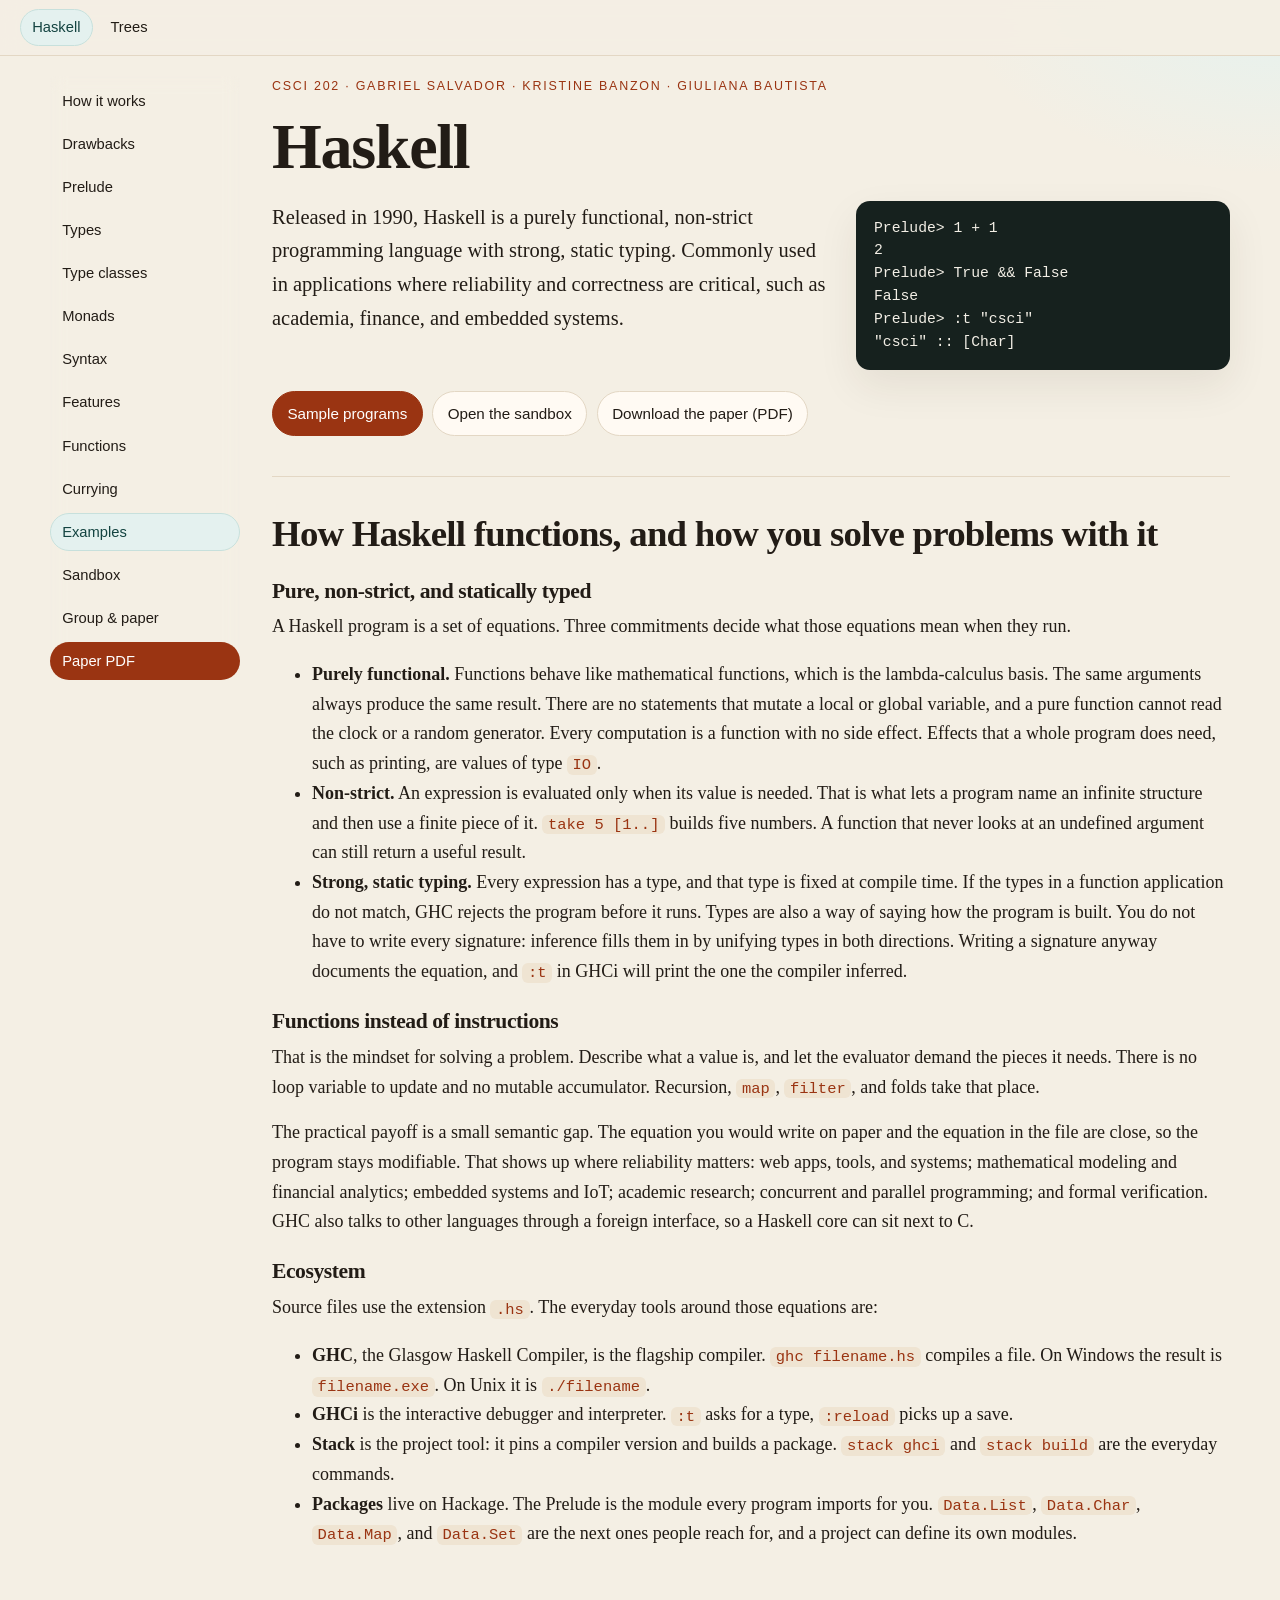
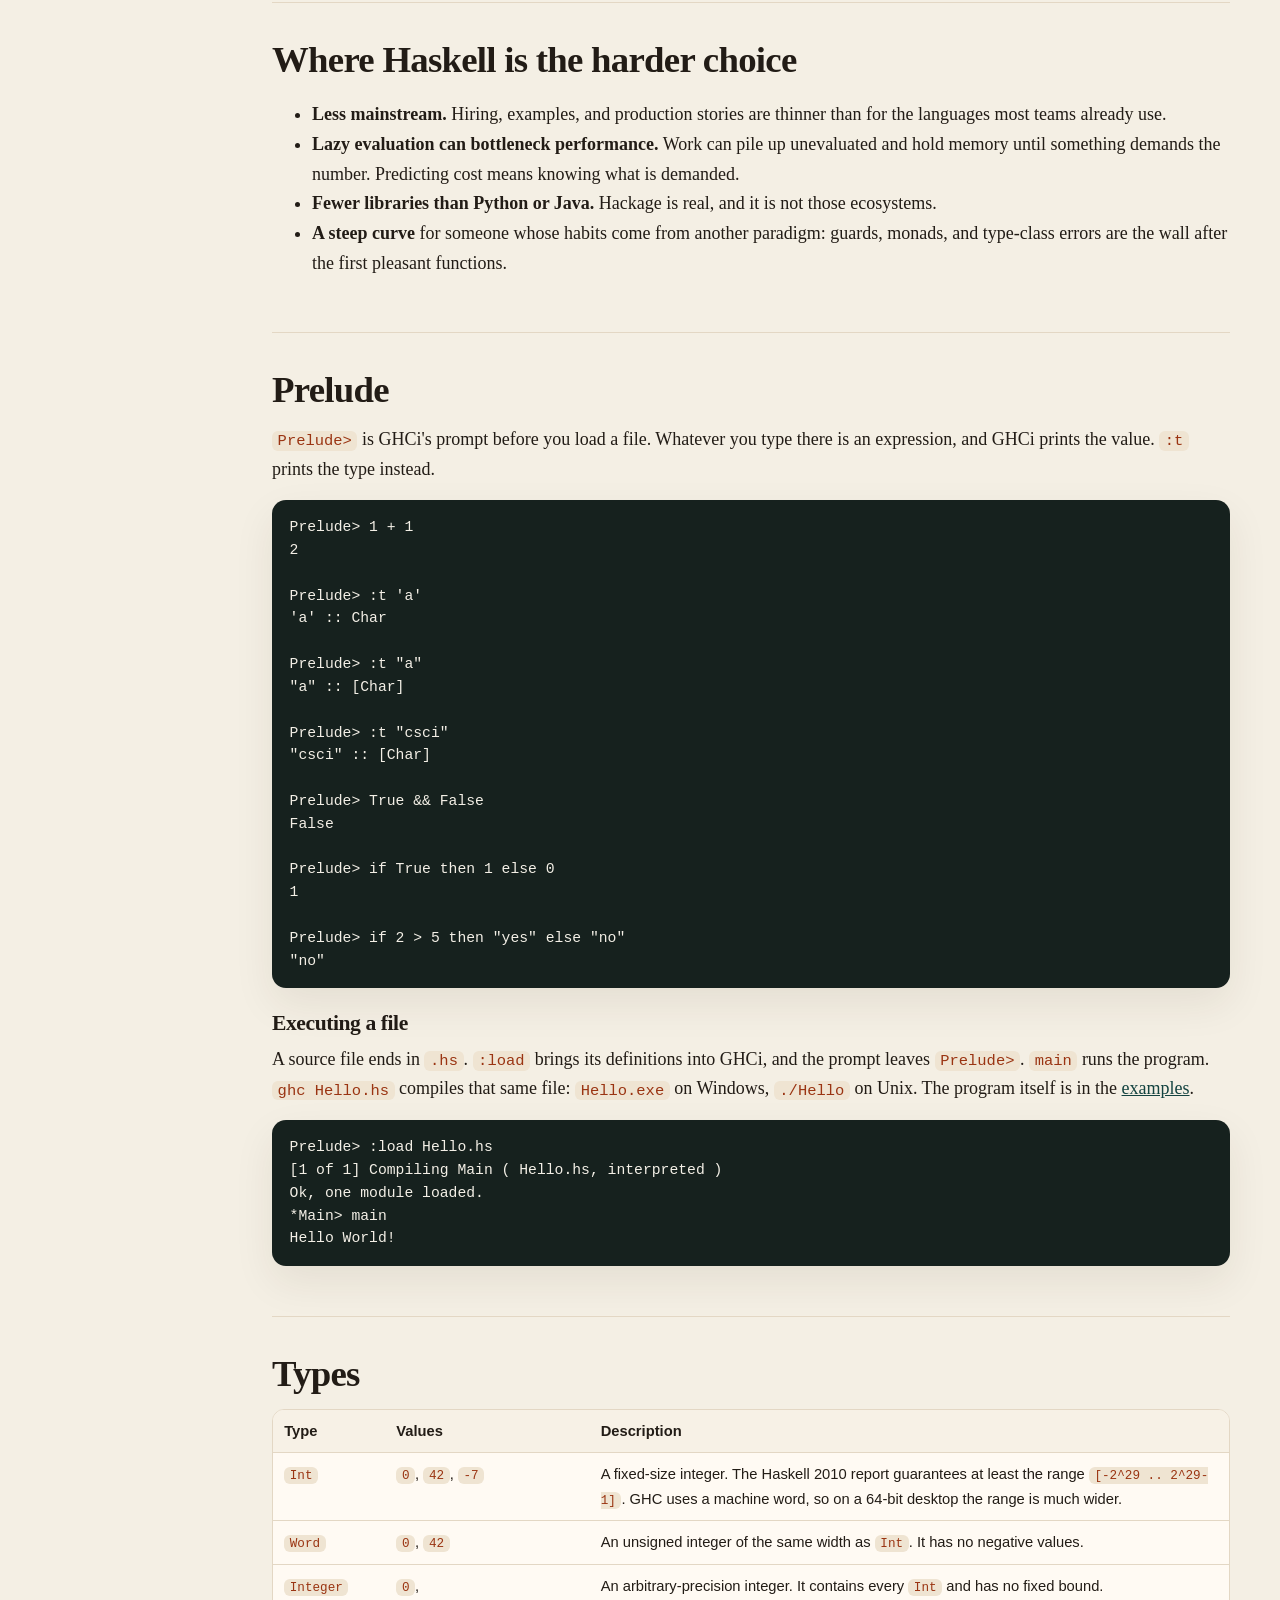
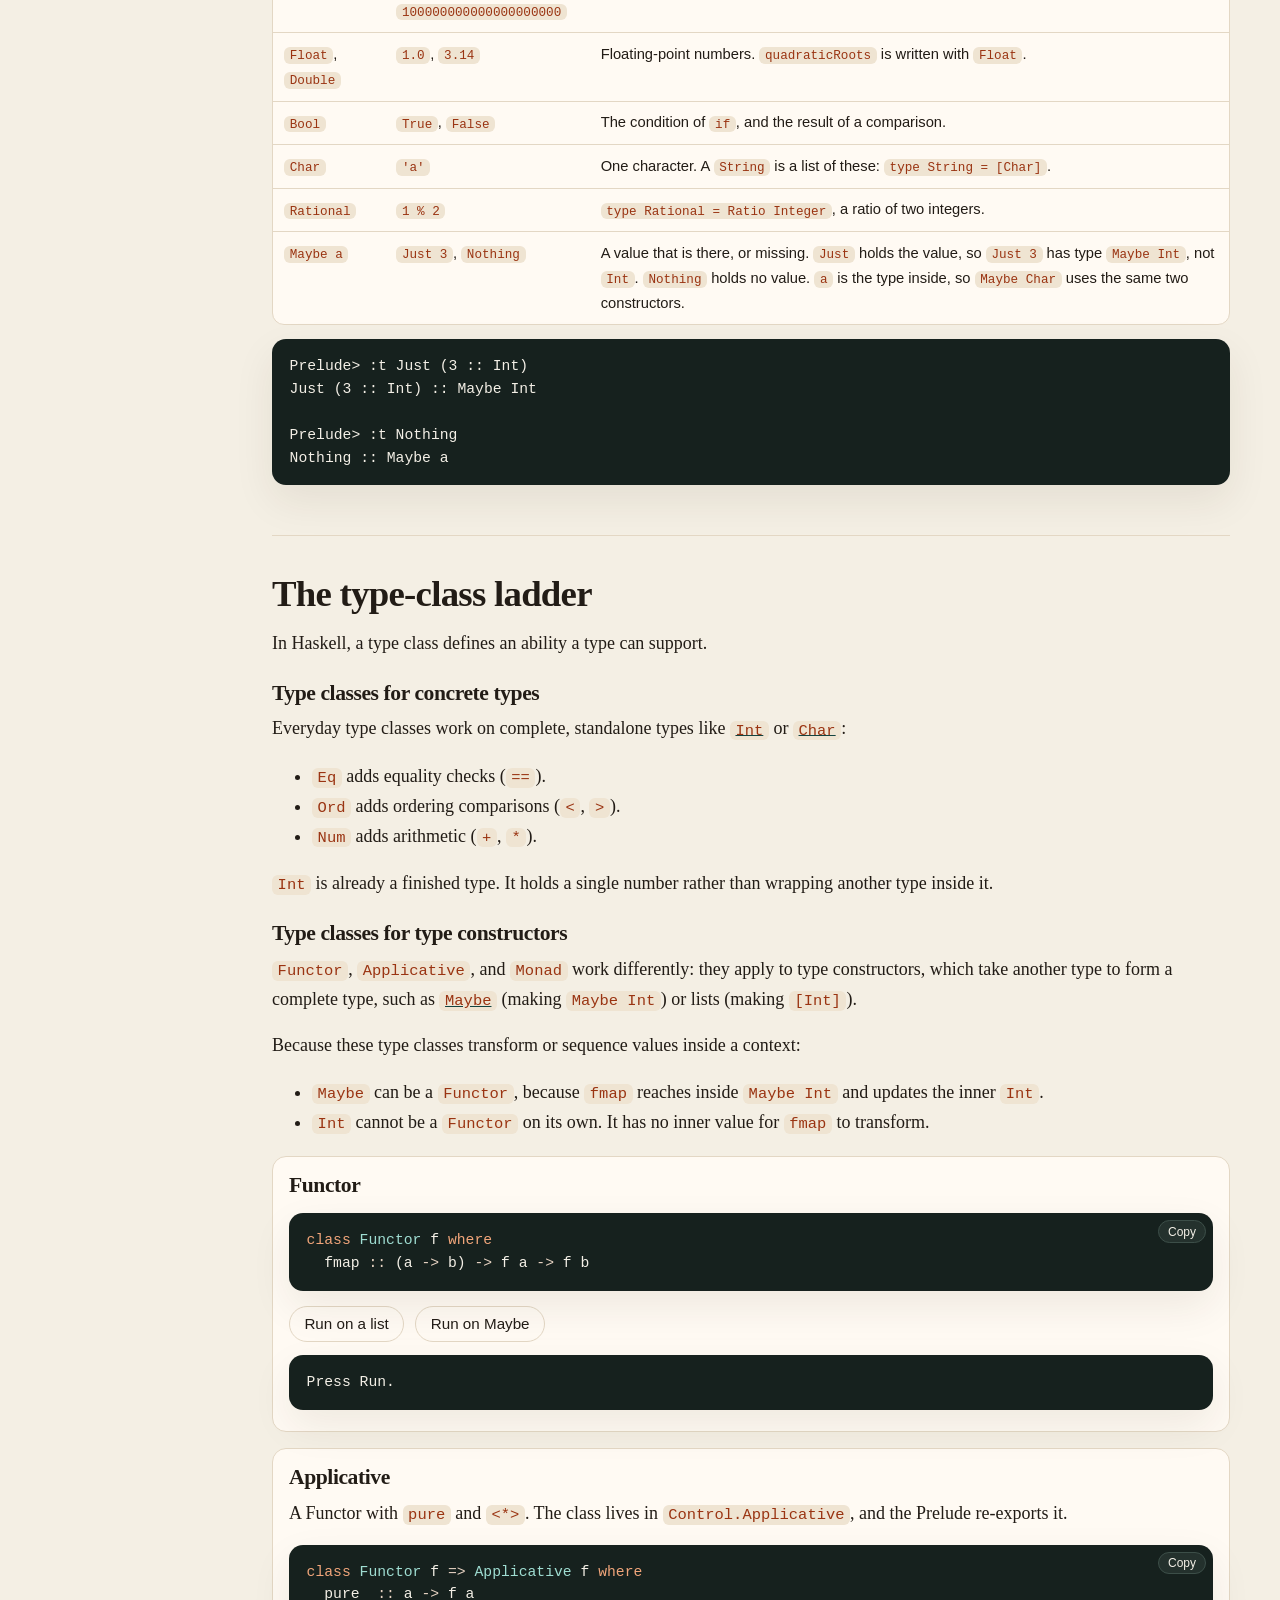
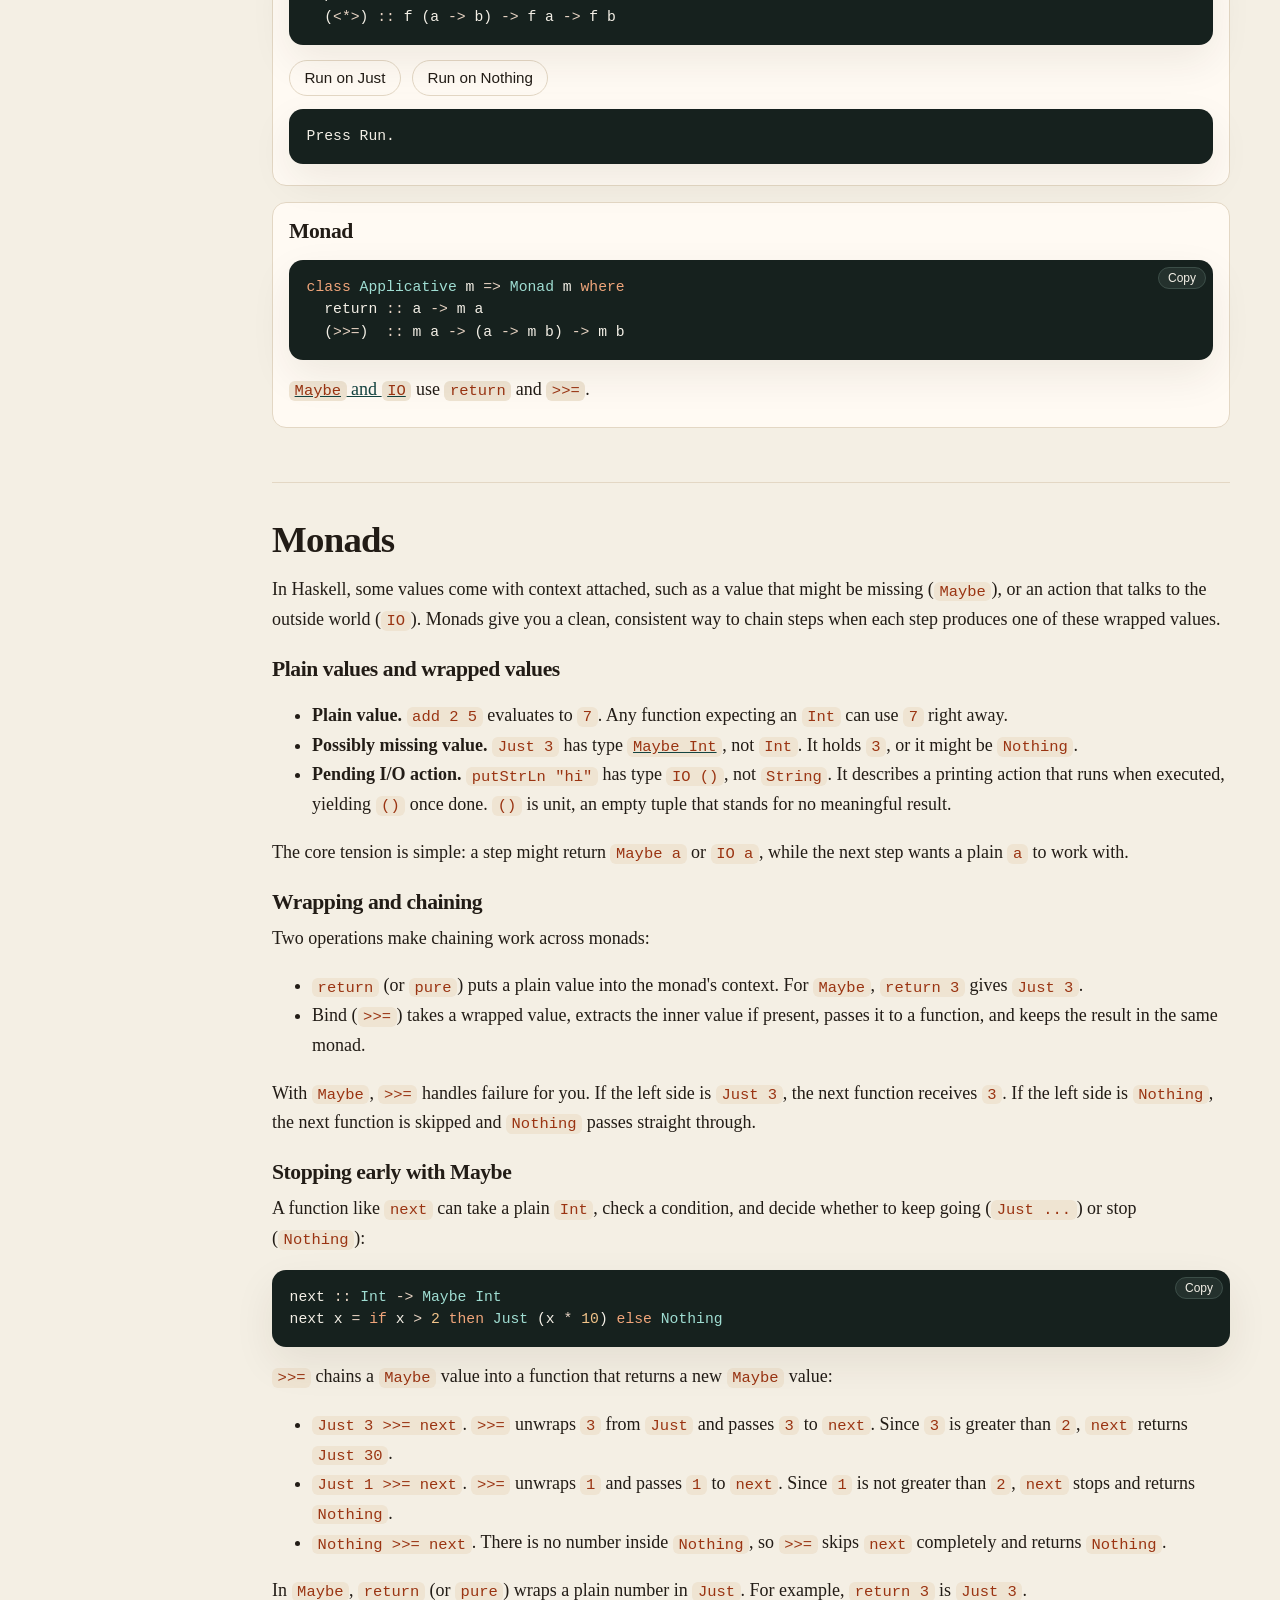
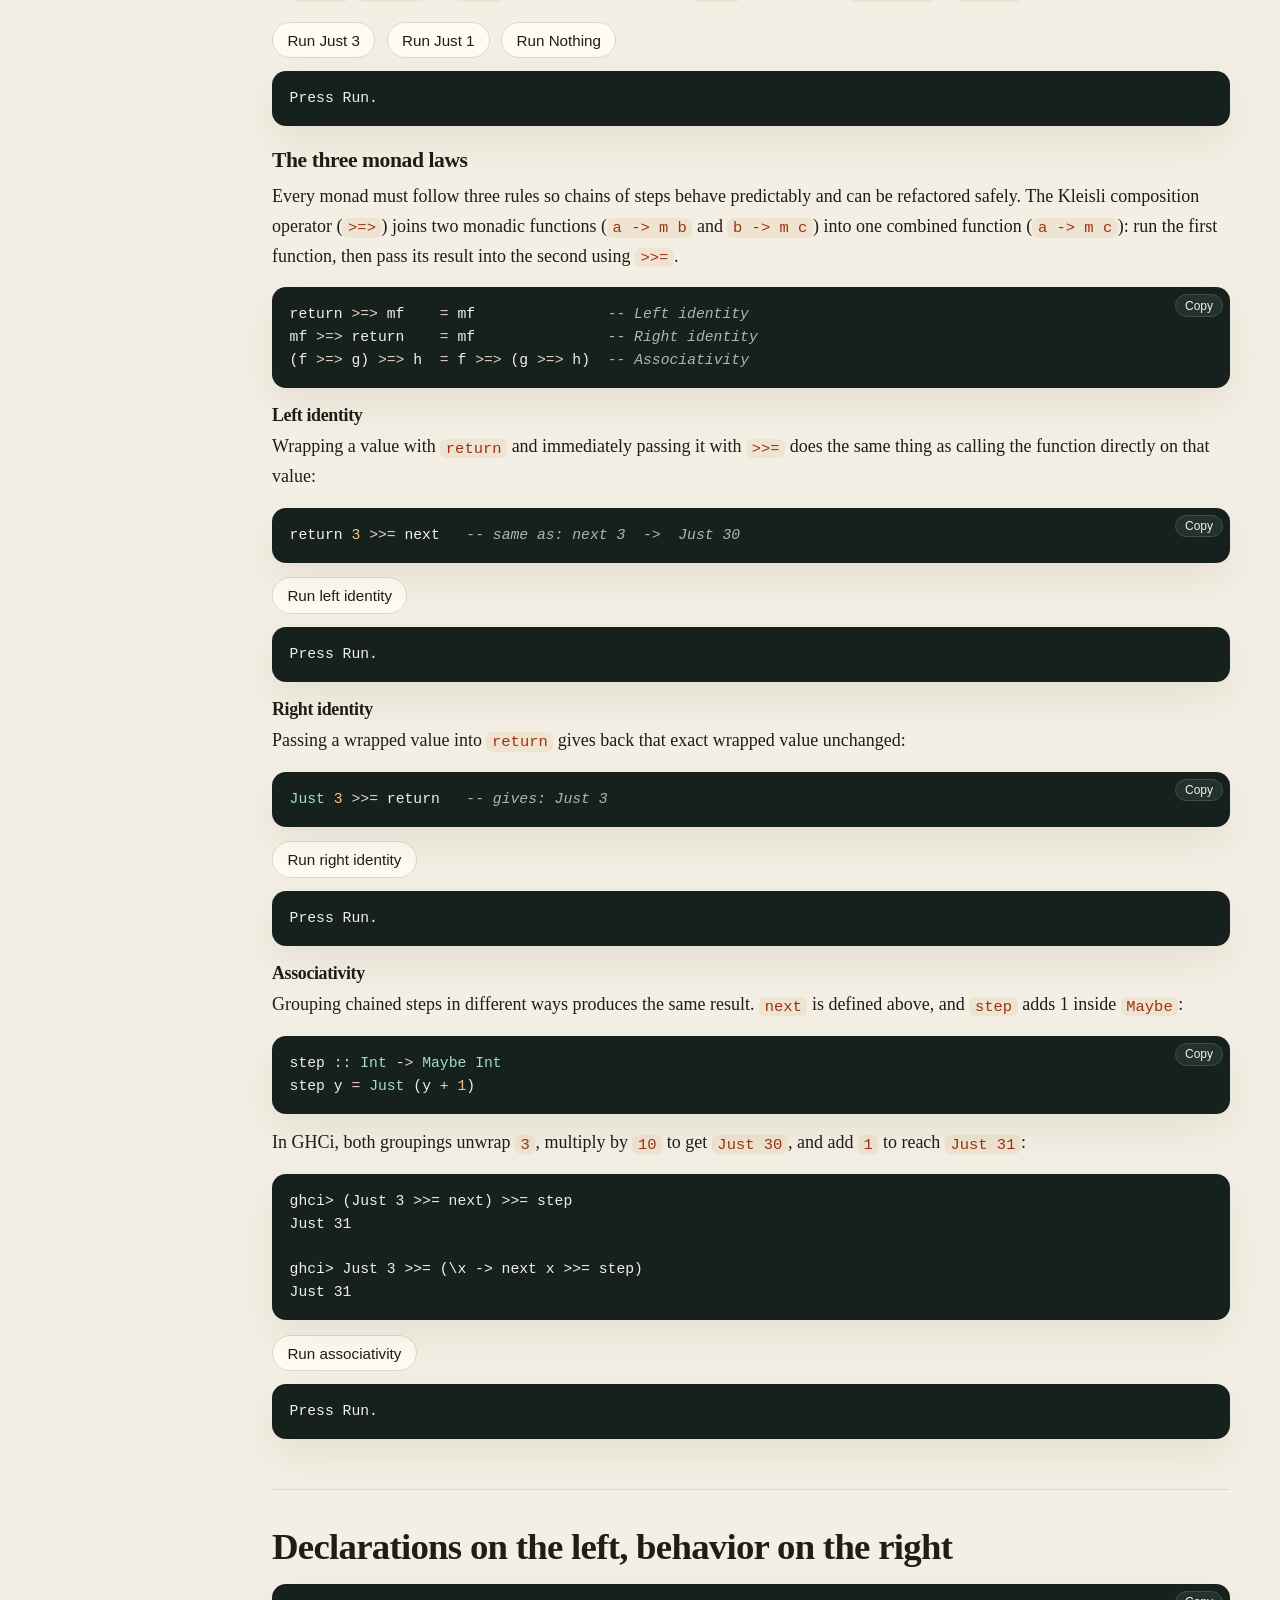
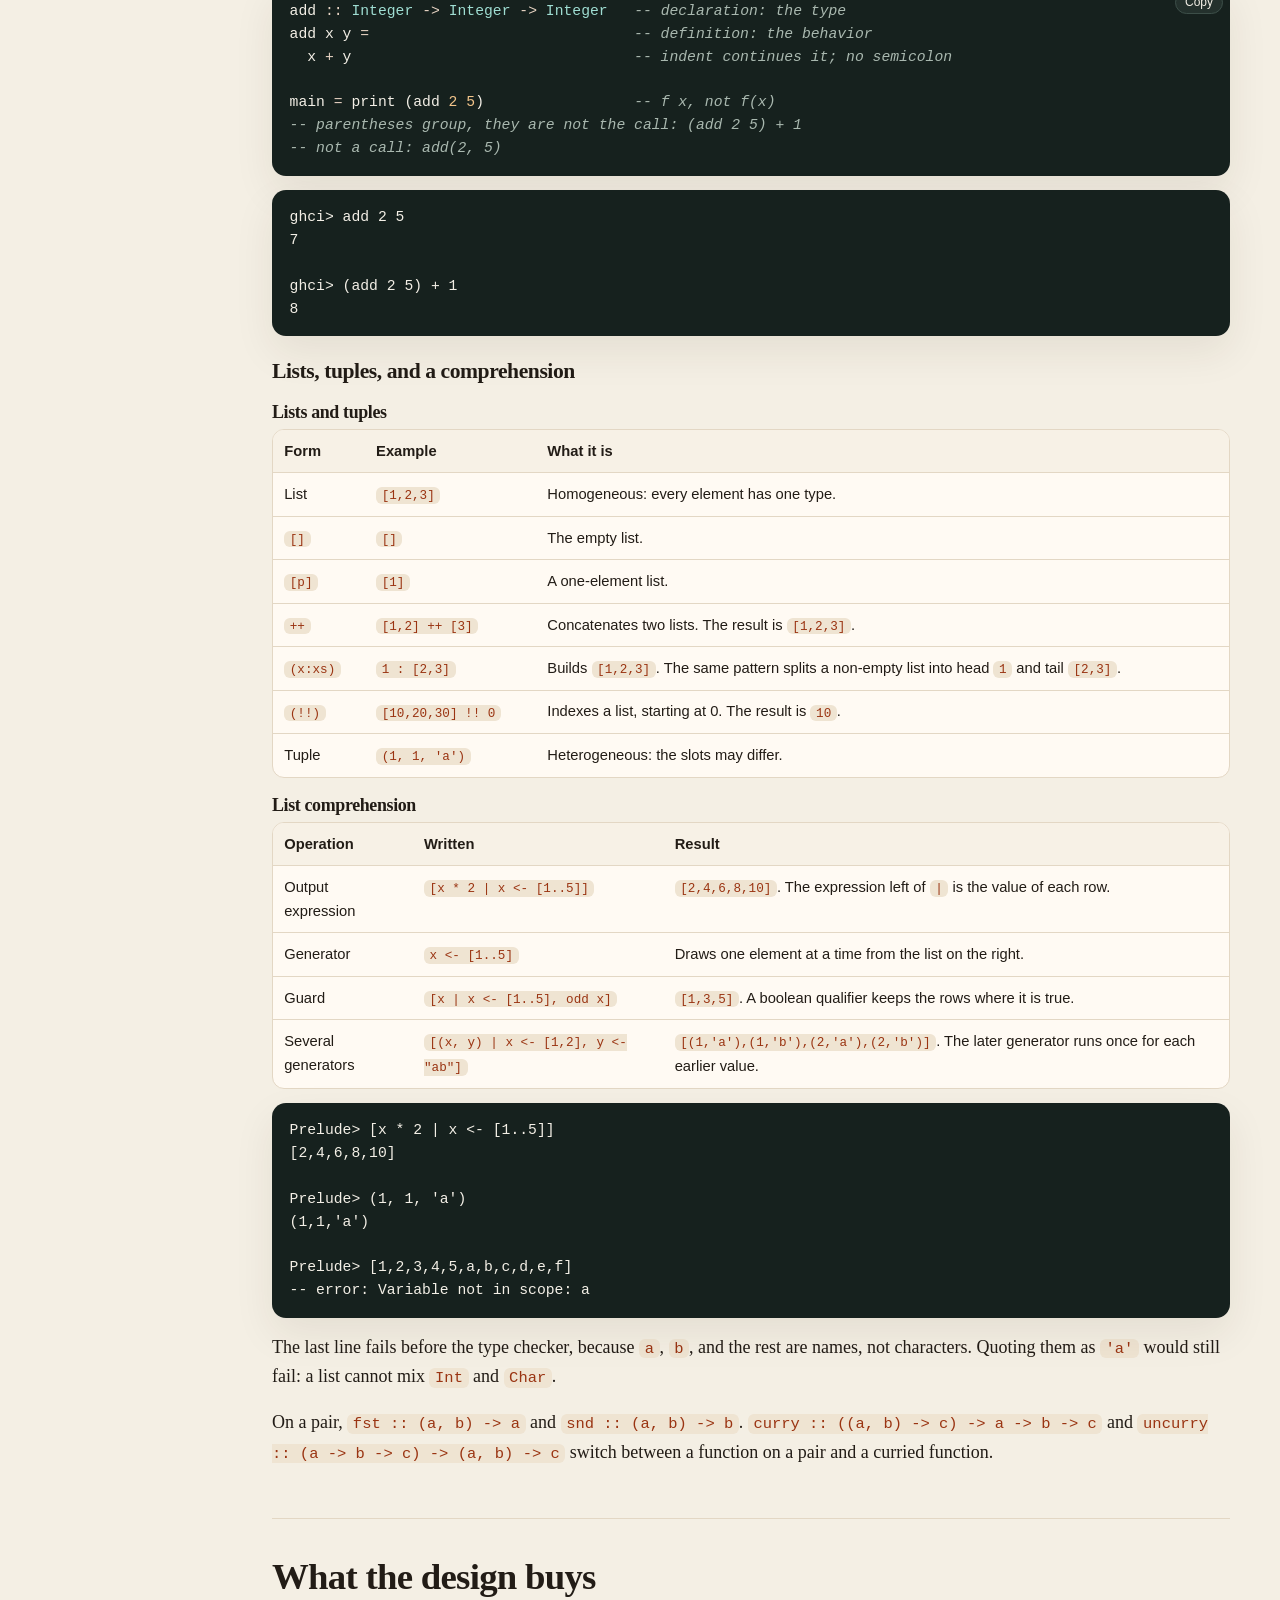
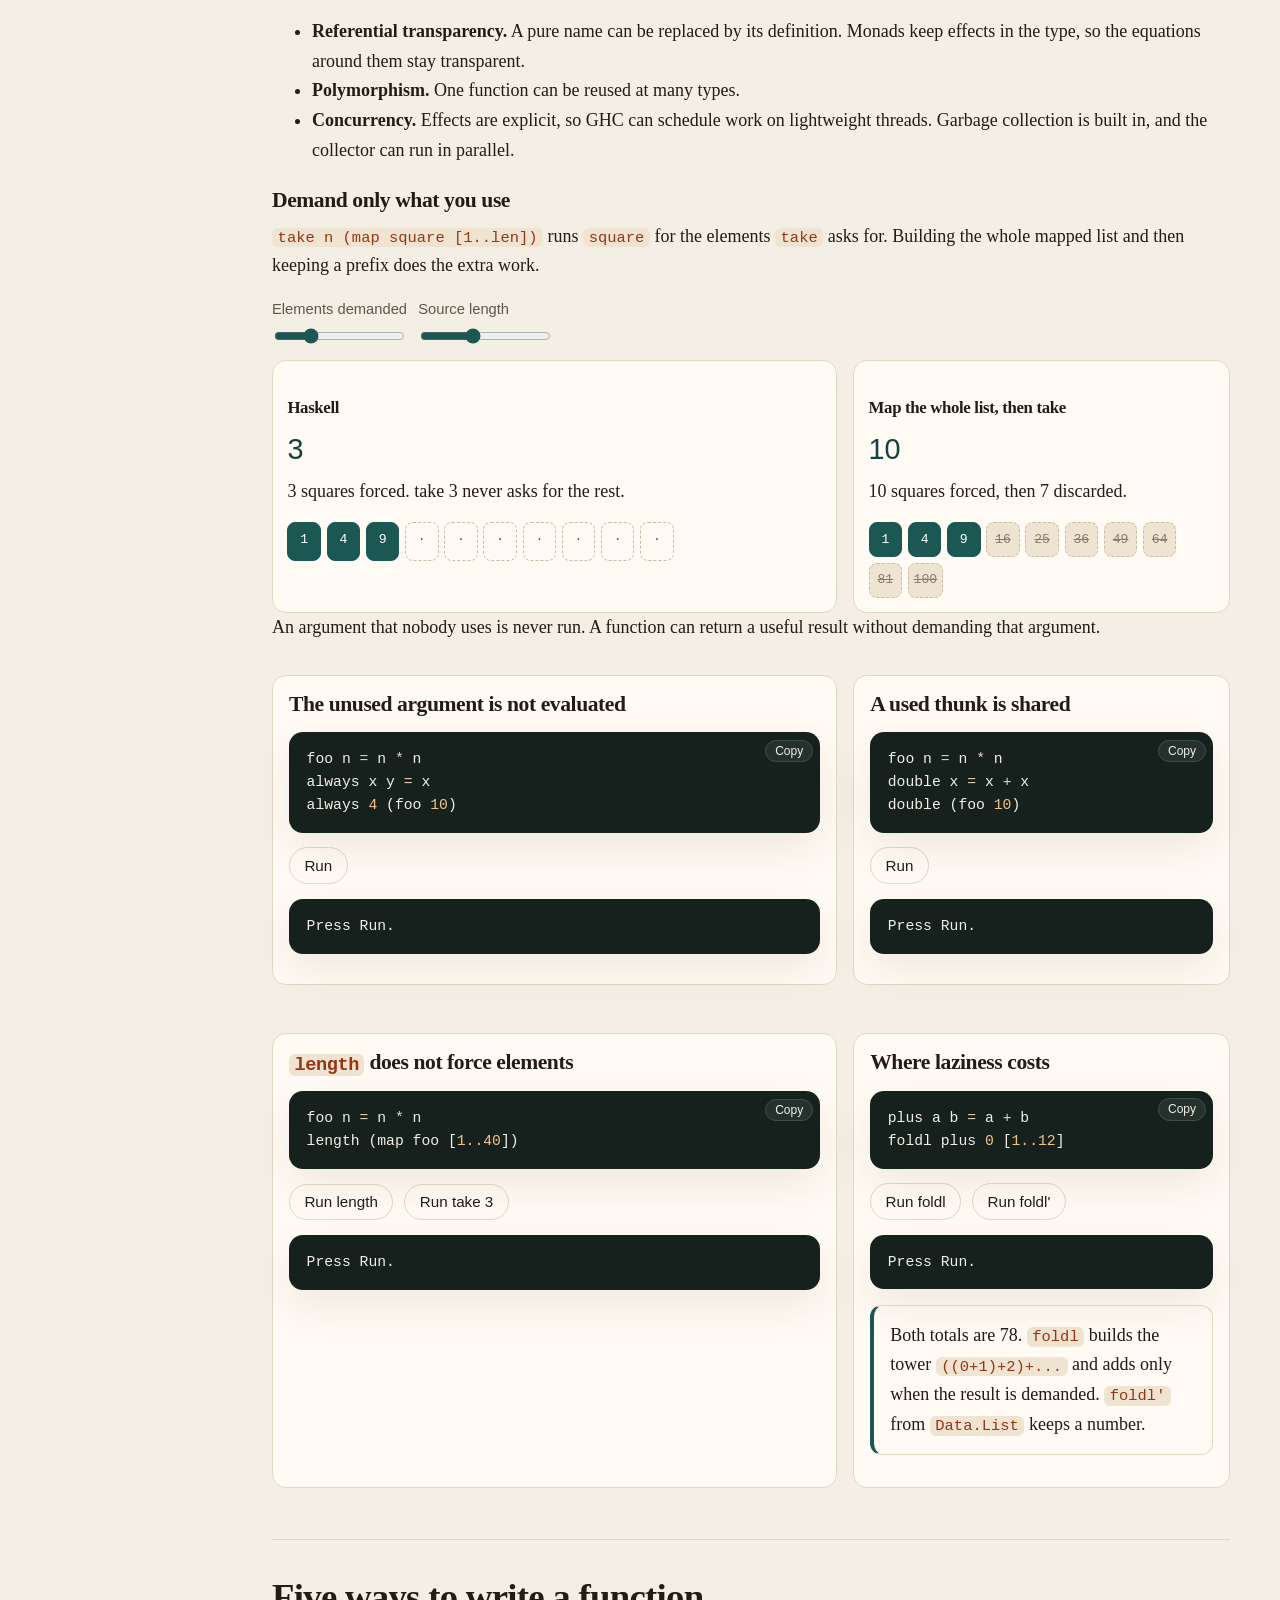
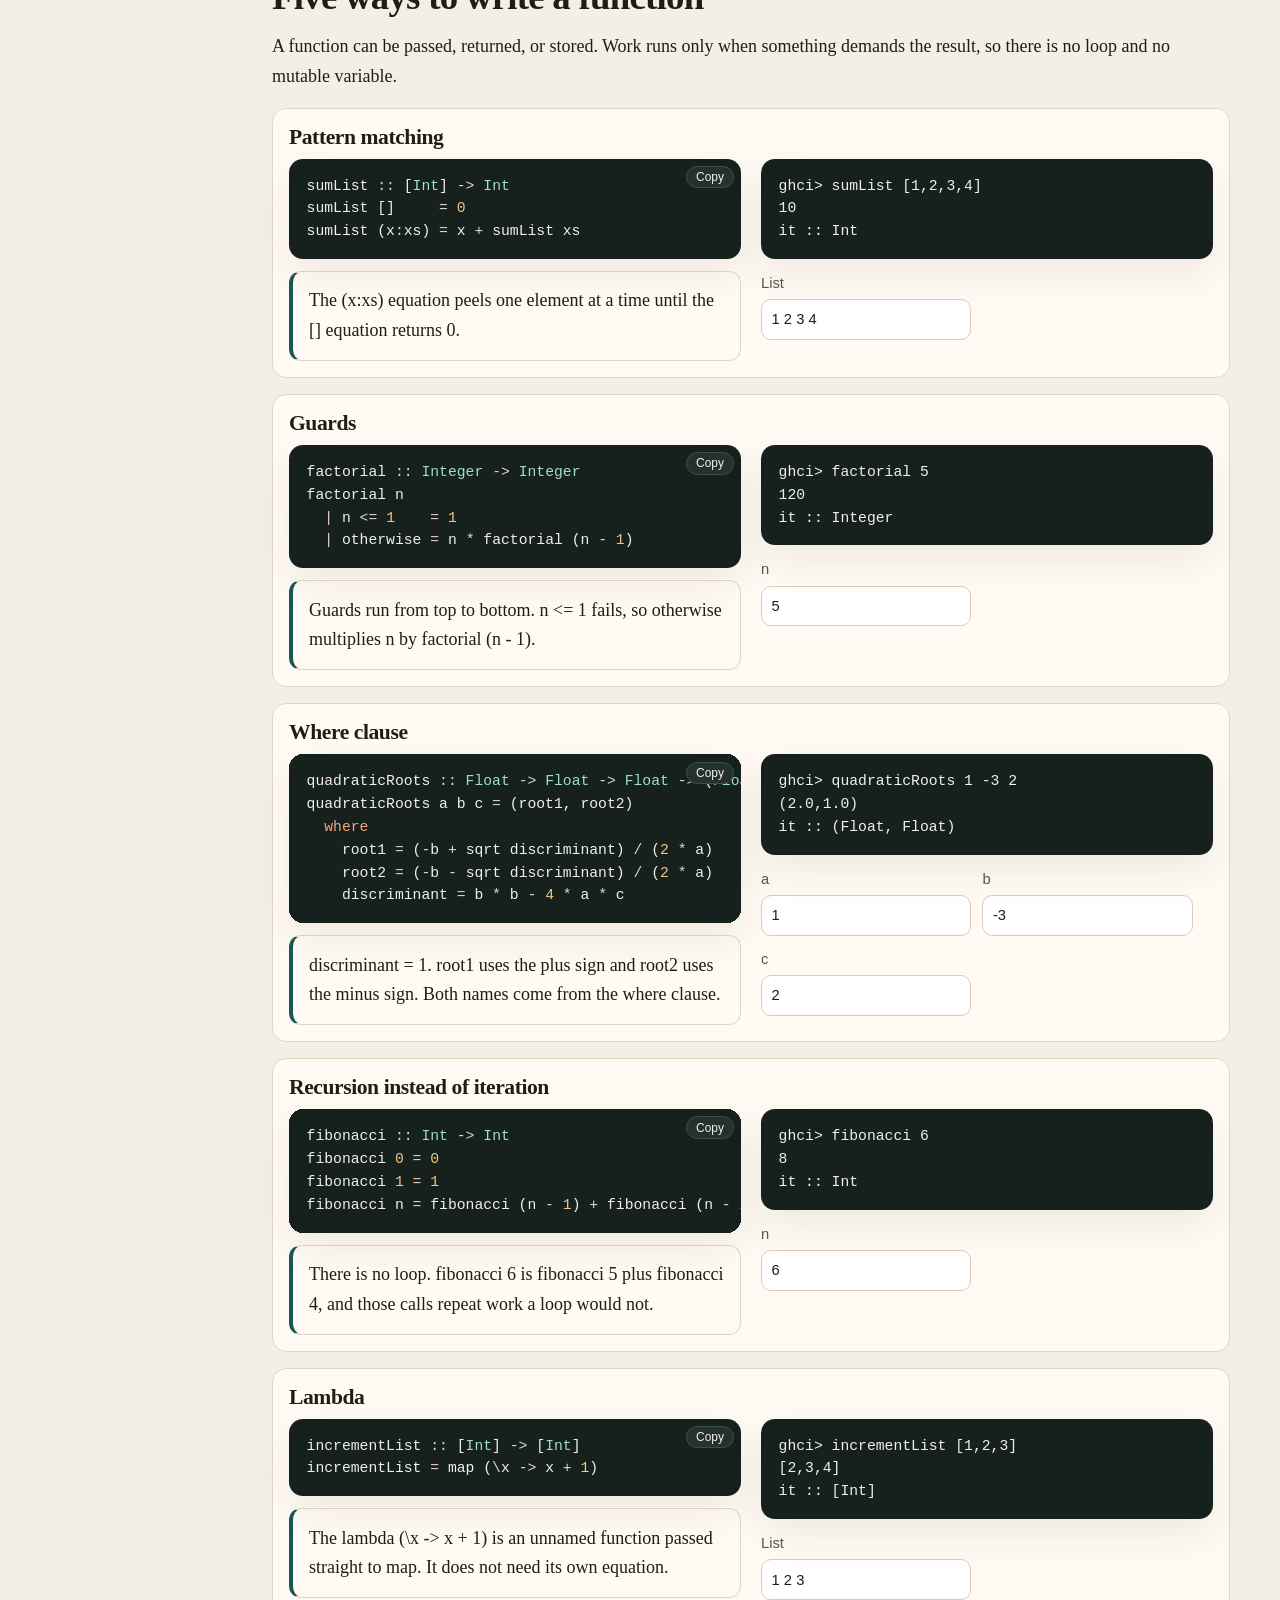
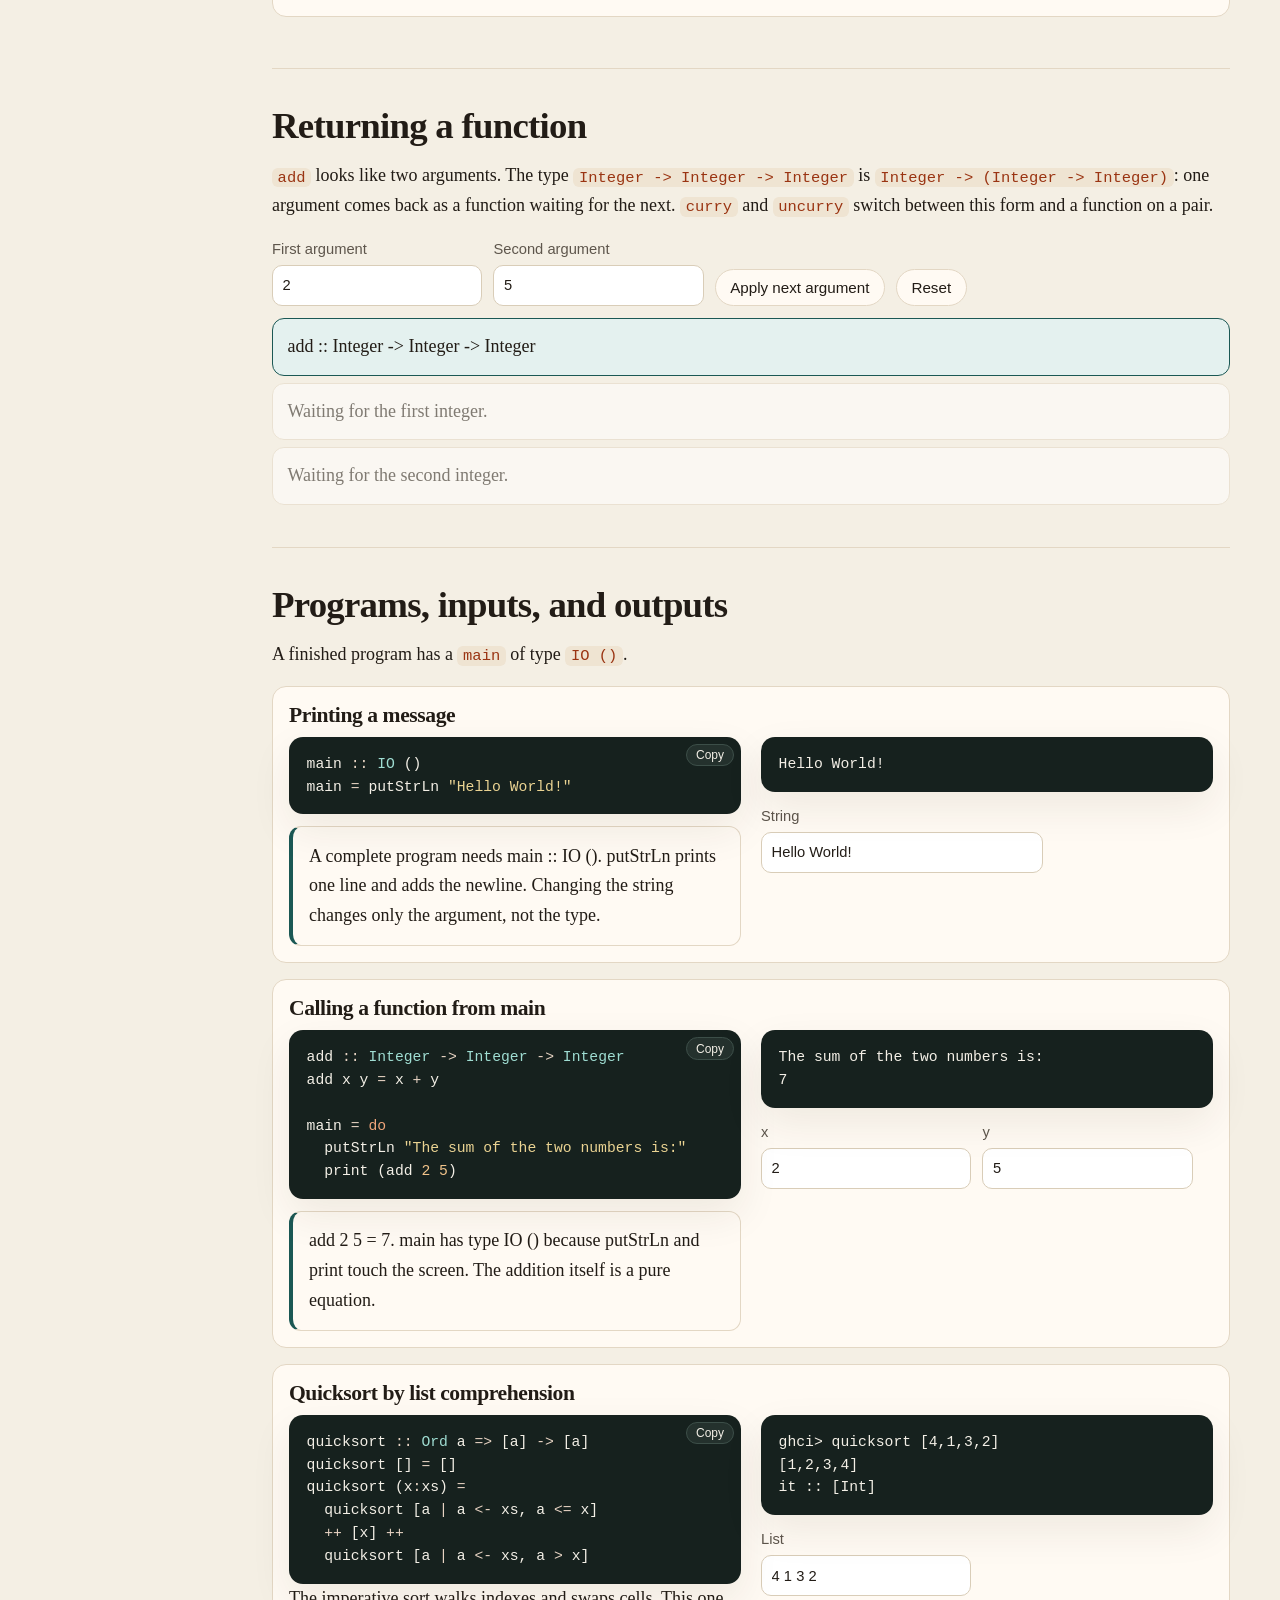
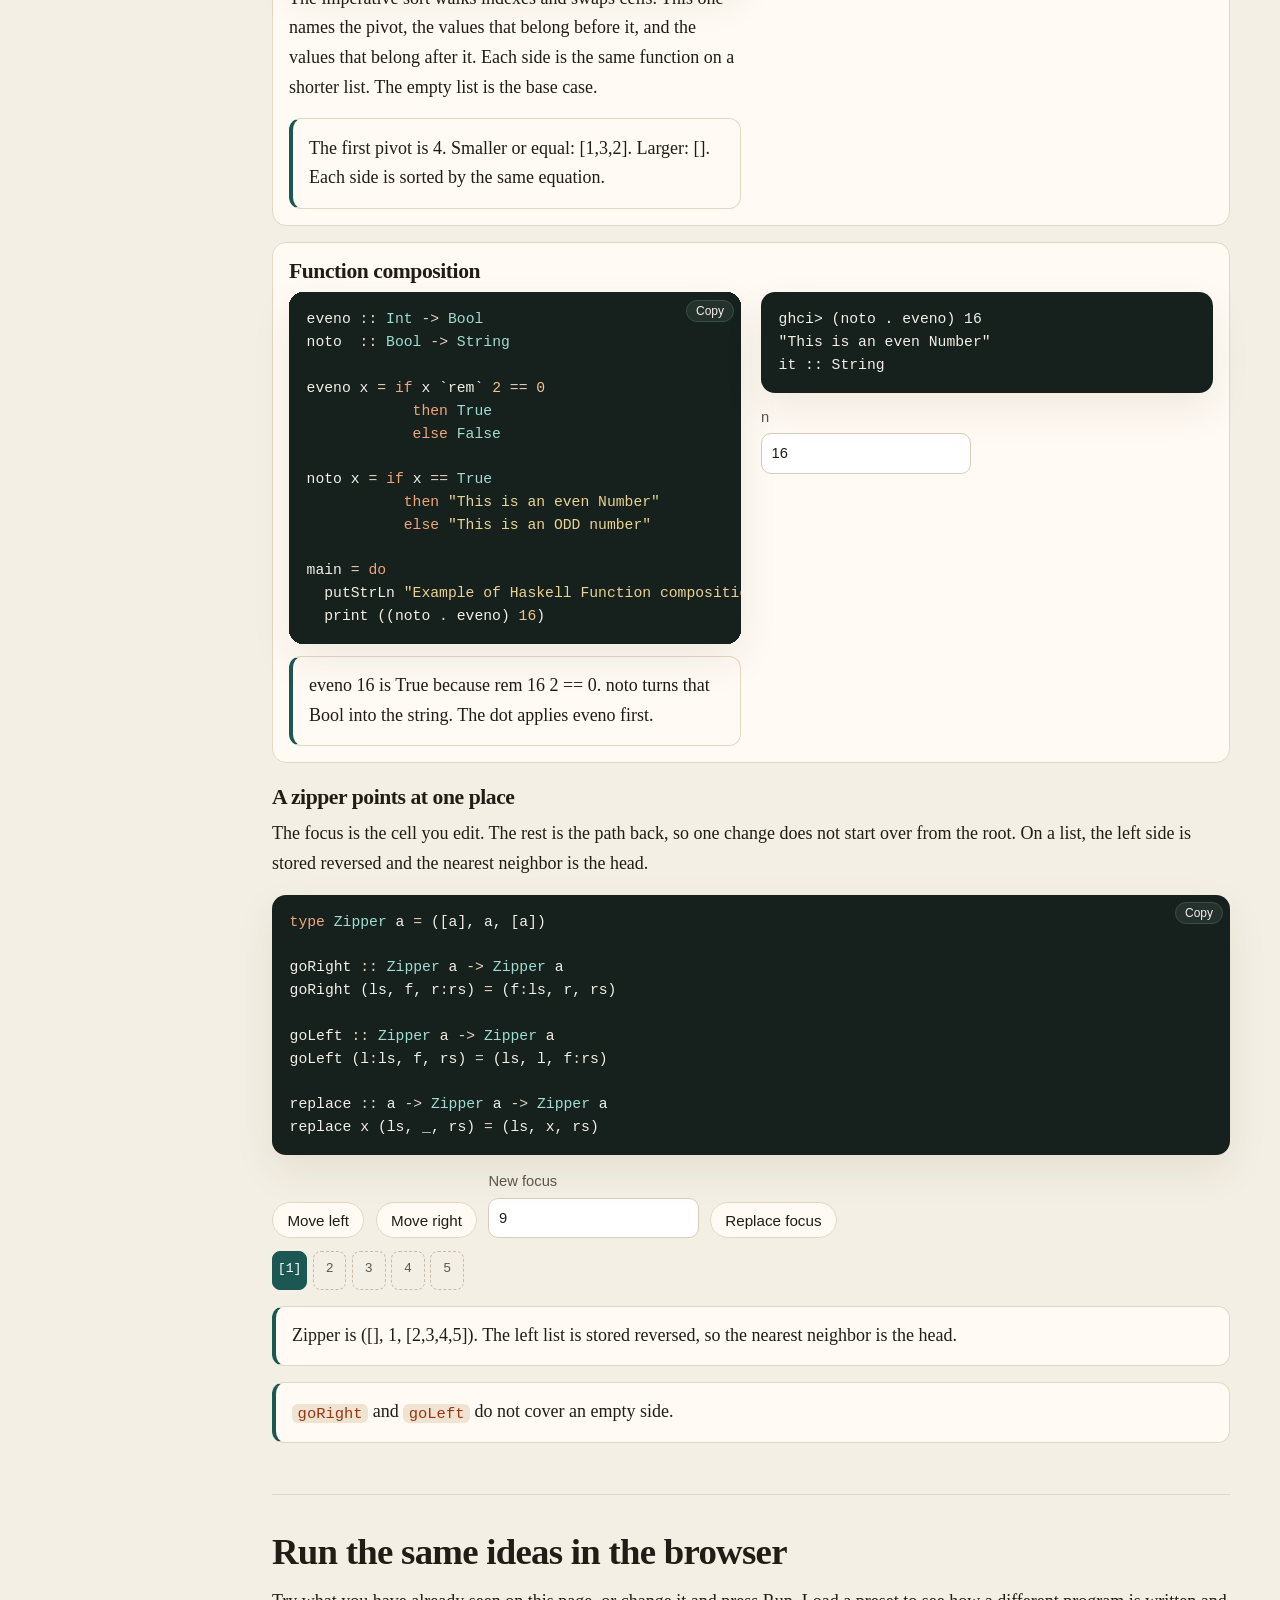
<file: index.html>
<!DOCTYPE html>
<html lang="en">
<head>
  <meta charset="utf-8">
  <meta name="viewport" content="width=device-width, initial-scale=1">
  <title>Haskell · CSCI 202 tutorial</title>
  <meta name="description" content="CSCI 202 Haskell tutorial: paradigm, problem-solving style, syntax, features, and sample programs.">
  <link rel="icon" href="data:image/svg+xml,%3Csvg xmlns='http://www.w3.org/2000/svg' viewBox='0 0 32 32'%3E%3Crect fill='%2316251e' width='32' height='32' rx='6'/%3E%3Ctext x='6' y='23' fill='%23f0a57a' font-size='18' font-family='Georgia'%3E%CE%BB%3C/text%3E%3C/svg%3E">
  <link rel="stylesheet" href="css/styles.css?v=15">
</head>
<body>
  <a class="skip" href="#content">Skip to content</a>
  <div id="top"></div>
  <nav class="site-switch" aria-label="Sites">
    <a href="#top" aria-current="page">Haskell</a>
    <a href="trees/">Trees</a>
  </nav>
  <div class="layout">
    <nav class="site-nav" aria-label="Tutorial sections">
      <a href="#background">How it works</a>
      <a href="#drawbacks">Drawbacks</a>
      <a href="#prelude">Prelude</a>
      <a href="#types">Types</a>
      <a href="#ladder">Type classes</a>
      <a href="#monad">Monads</a>
      <a href="#syntax">Syntax</a>
      <a href="#features">Features</a>
      <a href="#design">Functions</a>
      <a href="#curry">Currying</a>
      <a href="#examples">Examples</a>
      <a href="#sandbox">Sandbox</a>
      <a href="#group">Group &amp; paper</a>
      <a class="nav-pdf" data-paper href="https://drive.google.com/drive/folders/1ZQeTZFPqxqp_o-ASNNVVfVjlWMM9LJ6w?usp=sharing" download>Paper PDF</a>
    </nav>

    <main id="content">
      <header class="hero">
        <p class="kicker" id="byline">CSCI 202 · Gabriel Salvador · Kristine Banzon · Giuliana Bautista</p>
        <h1>Haskell</h1>
        <p class="lede">Released in 1990, Haskell is a purely functional, non-strict programming language with strong, static typing. Commonly used in applications where reliability and correctness are critical, such as academia, finance, and embedded systems.</p>
        <pre class="ghci" aria-label="GHCi sample">Prelude&gt; 1 + 1
2
Prelude&gt; True &amp;&amp; False
False
Prelude&gt; :t "csci"
"csci" :: [Char]</pre>
        <div class="hero-actions">
          <a class="button primary" href="#examples">Sample programs</a>
          <a class="button" href="#sandbox">Open the sandbox</a>
          <a class="button" data-paper href="https://drive.google.com/drive/folders/1ZQeTZFPqxqp_o-ASNNVVfVjlWMM9LJ6w?usp=sharing" download>Download the paper (PDF)</a>
        </div>
      </header>

      <section id="background">
        <h2>How Haskell functions, and how you solve problems with it</h2>
        <h3 id="paradigm">Pure, non-strict, and statically typed</h3>
        <p>A Haskell program is a set of equations. Three commitments decide what those equations mean when they run.</p>
        <ul>
          <li><strong>Purely functional.</strong> Functions behave like mathematical functions, which is the lambda-calculus basis. The same arguments always produce the same result. There are no statements that mutate a local or global variable, and a pure function cannot read the clock or a random generator. Every computation is a function with no side effect. Effects that a whole program does need, such as printing, are values of type <code>IO</code>.</li>
          <li><strong>Non-strict.</strong> An expression is evaluated only when its value is needed. That is what lets a program name an infinite structure and then use a finite piece of it. <code>take 5 [1..]</code> builds five numbers. A function that never looks at an undefined argument can still return a useful result.</li>
          <li><strong>Strong, static typing.</strong> Every expression has a type, and that type is fixed at compile time. If the types in a function application do not match, GHC rejects the program before it runs. Types are also a way of saying how the program is built. You do not have to write every signature: inference fills them in by unifying types in both directions. Writing a signature anyway documents the equation, and <code>:t</code> in GHCi will print the one the compiler inferred.</li>
        </ul>
        <h3 id="style">Functions instead of instructions</h3>
        <p>That is the mindset for solving a problem. Describe what a value is, and let the evaluator demand the pieces it needs. There is no loop variable to update and no mutable accumulator. Recursion, <code>map</code>, <code>filter</code>, and folds take that place.</p>
        <p>The practical payoff is a small semantic gap. The equation you would write on paper and the equation in the file are close, so the program stays modifiable. That shows up where reliability matters: web apps, tools, and systems; mathematical modeling and financial analytics; embedded systems and IoT; academic research; concurrent and parallel programming; and formal verification. GHC also talks to other languages through a foreign interface, so a Haskell core can sit next to C.</p>
        <h3>Ecosystem</h3>
        <p>Source files use the extension <code>.hs</code>. The everyday tools around those equations are:</p>
        <ul>
          <li><strong>GHC</strong>, the Glasgow Haskell Compiler, is the flagship compiler. <code>ghc filename.hs</code> compiles a file. On Windows the result is <code>filename.exe</code>. On Unix it is <code>./filename</code>.</li>
          <li><strong>GHCi</strong> is the interactive debugger and interpreter. <code>:t</code> asks for a type, <code>:reload</code> picks up a save.</li>
          <li><strong>Stack</strong> is the project tool: it pins a compiler version and builds a package. <code>stack ghci</code> and <code>stack build</code> are the everyday commands.</li>
          <li><strong>Packages</strong> live on Hackage. The Prelude is the module every program imports for you. <code>Data.List</code>, <code>Data.Char</code>, <code>Data.Map</code>, and <code>Data.Set</code> are the next ones people reach for, and a project can define its own modules.</li>
        </ul>
      </section>

      <section id="drawbacks">
        <h2>Where Haskell is the harder choice</h2>
        <ul>
          <li><strong>Less mainstream.</strong> Hiring, examples, and production stories are thinner than for the languages most teams already use.</li>
          <li><strong>Lazy evaluation can bottleneck performance.</strong> Work can pile up unevaluated and hold memory until something demands the number. Predicting cost means knowing what is demanded.</li>
          <li><strong>Fewer libraries than Python or Java.</strong> Hackage is real, and it is not those ecosystems.</li>
          <li><strong>A steep curve</strong> for someone whose habits come from another paradigm: guards, monads, and type-class errors are the wall after the first pleasant functions.</li>
        </ul>
      </section>

      <section id="prelude">
        <h2>Prelude</h2>
        <p><code>Prelude&gt;</code> is GHCi's prompt before you load a file. Whatever you type there is an expression, and GHCi prints the value. <code>:t</code> prints the type instead.</p>
        <pre class="ghci">Prelude&gt; 1 + 1
2

Prelude&gt; :t 'a'
'a' :: Char

Prelude&gt; :t "a"
"a" :: [Char]

Prelude&gt; :t "csci"
"csci" :: [Char]

Prelude&gt; True &amp;&amp; False
False

Prelude&gt; if True then 1 else 0
1

Prelude&gt; if 2 &gt; 5 then "yes" else "no"
"no"</pre>
        <h3>Executing a file</h3>
        <p>A source file ends in <code>.hs</code>. <code>:load</code> brings its definitions into GHCi, and the prompt leaves <code>Prelude&gt;</code>. <code>main</code> runs the program. <code>ghc Hello.hs</code> compiles that same file: <code>Hello.exe</code> on Windows, <code>./Hello</code> on Unix. The program itself is in the <a href="#examples">examples</a>.</p>
        <pre class="ghci">Prelude&gt; :load Hello.hs
[1 of 1] Compiling Main ( Hello.hs, interpreted )
Ok, one module loaded.
*Main&gt; main
Hello World!</pre>
      </section>

      <section id="types">
        <h2>Types</h2>
        <div class="table-scroll">
          <table class="matrix">
            <thead><tr><th>Type</th><th>Values</th><th>Description</th></tr></thead>
            <tbody>
              <tr id="type-int"><td><code>Int</code></td><td><code>0</code>, <code>42</code>, <code>-7</code></td><td>A fixed-size integer. The Haskell 2010 report guarantees at least the range <code>[-2^29 .. 2^29-1]</code>. GHC uses a machine word, so on a 64-bit desktop the range is much wider.</td></tr>
              <tr id="type-word"><td><code>Word</code></td><td><code>0</code>, <code>42</code></td><td>An unsigned integer of the same width as <code>Int</code>. It has no negative values.</td></tr>
              <tr id="type-integer"><td><code>Integer</code></td><td><code>0</code>, <code>100000000000000000000</code></td><td>An arbitrary-precision integer. It contains every <code>Int</code> and has no fixed bound.</td></tr>
              <tr id="type-float"><td><code>Float</code>, <code>Double</code></td><td><code>1.0</code>, <code>3.14</code></td><td>Floating-point numbers. <code>quadraticRoots</code> is written with <code>Float</code>.</td></tr>
              <tr id="type-bool"><td><code>Bool</code></td><td><code>True</code>, <code>False</code></td><td>The condition of <code>if</code>, and the result of a comparison.</td></tr>
              <tr id="type-char"><td><code>Char</code></td><td><code>'a'</code></td><td>One character. A <code>String</code> is a list of these: <code>type String = [Char]</code>.</td></tr>
              <tr id="type-rational"><td><code>Rational</code></td><td><code>1 % 2</code></td><td><code>type Rational = Ratio Integer</code>, a ratio of two integers.</td></tr>
              <tr id="type-maybe"><td><code>Maybe a</code></td><td><code>Just 3</code>, <code>Nothing</code></td><td>A value that is there, or missing. <code>Just</code> holds the value, so <code>Just 3</code> has type <code>Maybe Int</code>, not <code>Int</code>. <code>Nothing</code> holds no value. <code>a</code> is the type inside, so <code>Maybe Char</code> uses the same two constructors.</td></tr>
            </tbody>
          </table>
        </div>
        <pre class="ghci">Prelude&gt; :t Just (3 :: Int)
Just (3 :: Int) :: Maybe Int

Prelude&gt; :t Nothing
Nothing :: Maybe a</pre>
      </section>

      <section id="ladder">
        <h2>The type-class ladder</h2>
        <p>In Haskell, a type class defines an ability a type can support.</p>

        <h3>Type classes for concrete types</h3>
        <p>Everyday type classes work on complete, standalone types like <a href="#type-int"><code>Int</code></a> or <a href="#type-char"><code>Char</code></a>:</p>
        <ul>
          <li><code>Eq</code> adds equality checks (<code>==</code>).</li>
          <li><code>Ord</code> adds ordering comparisons (<code>&lt;</code>, <code>&gt;</code>).</li>
          <li><code>Num</code> adds arithmetic (<code>+</code>, <code>*</code>).</li>
        </ul>
        <p><code>Int</code> is already a finished type. It holds a single number rather than wrapping another type inside it.</p>

        <h3>Type classes for type constructors</h3>
        <p><code>Functor</code>, <code>Applicative</code>, and <code>Monad</code> work differently: they apply to type constructors, which take another type to form a complete type, such as <a href="#type-maybe"><code>Maybe</code></a> (making <code>Maybe Int</code>) or lists (making <code>[Int]</code>).</p>
        <p>Because these type classes transform or sequence values inside a context:</p>
        <ul>
          <li><code>Maybe</code> can be a <code>Functor</code>, because <code>fmap</code> reaches inside <code>Maybe Int</code> and updates the inner <code>Int</code>.</li>
          <li><code>Int</code> cannot be a <code>Functor</code> on its own. It has no inner value for <code>fmap</code> to transform.</li>
        </ul>
        <div class="ladder">
          <article>
            <h3>Functor</h3>
            <pre><code data-lang="haskell">class Functor f where
  fmap :: (a -&gt; b) -&gt; f a -&gt; f b</code></pre>
            <div class="controls">
              <button type="button" data-ladder="fmap-list">Run on a list</button>
              <button type="button" data-ladder="fmap-maybe">Run on Maybe</button>
            </div>
            <pre class="console" id="ladder-fmap" aria-live="polite">Press Run.</pre>
          </article>
          <article>
            <h3>Applicative</h3>
            <p>A Functor with <code>pure</code> and <code>&lt;*&gt;</code>. The class lives in <code>Control.Applicative</code>, and the Prelude re-exports it.</p>
            <pre><code data-lang="haskell">class Functor f =&gt; Applicative f where
  pure  :: a -&gt; f a
  (&lt;*&gt;) :: f (a -&gt; b) -&gt; f a -&gt; f b</code></pre>
            <div class="controls">
              <button type="button" data-ladder="ap-just">Run on Just</button>
              <button type="button" data-ladder="ap-nothing">Run on Nothing</button>
            </div>
            <pre class="console" id="ladder-ap" aria-live="polite">Press Run.</pre>
          </article>
          <article>
            <h3>Monad</h3>
            <pre><code data-lang="haskell">class Applicative m =&gt; Monad m where
  return :: a -&gt; m a
  (&gt;&gt;=)  :: m a -&gt; (a -&gt; m b) -&gt; m b</code></pre>
            <p><a href="#monad"><code>Maybe</code> and <code>IO</code></a> use <code>return</code> and <code>&gt;&gt;=</code>.</p>
          </article>
        </div>

        </section>

      <section id="monad">
        <h2>Monads</h2>
        <p>In Haskell, some values come with context attached, such as a value that might be missing (<code>Maybe</code>), or an action that talks to the outside world (<code>IO</code>). Monads give you a clean, consistent way to chain steps when each step produces one of these wrapped values.</p>

        <h3>Plain values and wrapped values</h3>
        <ul>
          <li><strong>Plain value.</strong> <code>add 2 5</code> evaluates to <code>7</code>. Any function expecting an <code>Int</code> can use <code>7</code> right away.</li>
          <li><strong>Possibly missing value.</strong> <code>Just 3</code> has type <a href="#type-maybe"><code>Maybe Int</code></a>, not <code>Int</code>. It holds <code>3</code>, or it might be <code>Nothing</code>.</li>
          <li><strong>Pending I/O action.</strong> <code>putStrLn "hi"</code> has type <code>IO ()</code>, not <code>String</code>. It describes a printing action that runs when executed, yielding <code>()</code> once done. <code>()</code> is unit, an empty tuple that stands for no meaningful result.</li>
        </ul>
        <p>The core tension is simple: a step might return <code>Maybe a</code> or <code>IO a</code>, while the next step wants a plain <code>a</code> to work with.</p>

        <h3>Wrapping and chaining</h3>
        <p>Two operations make chaining work across monads:</p>
        <ul>
          <li><code>return</code> (or <code>pure</code>) puts a plain value into the monad's context. For <code>Maybe</code>, <code>return 3</code> gives <code>Just 3</code>.</li>
          <li>Bind (<code>&gt;&gt;=</code>) takes a wrapped value, extracts the inner value if present, passes it to a function, and keeps the result in the same monad.</li>
        </ul>
        <p>With <code>Maybe</code>, <code>&gt;&gt;=</code> handles failure for you. If the left side is <code>Just 3</code>, the next function receives <code>3</code>. If the left side is <code>Nothing</code>, the next function is skipped and <code>Nothing</code> passes straight through.</p>

        <h3>Stopping early with Maybe</h3>
        <p>A function like <code>next</code> can take a plain <code>Int</code>, check a condition, and decide whether to keep going (<code>Just ...</code>) or stop (<code>Nothing</code>):</p>
        <pre><code data-lang="haskell">next :: Int -&gt; Maybe Int
next x = if x &gt; 2 then Just (x * 10) else Nothing</code></pre>
        <p><code>&gt;&gt;=</code> chains a <code>Maybe</code> value into a function that returns a new <code>Maybe</code> value:</p>
        <ul>
          <li><code>Just 3 &gt;&gt;= next</code>. <code>&gt;&gt;=</code> unwraps <code>3</code> from <code>Just</code> and passes <code>3</code> to <code>next</code>. Since <code>3</code> is greater than <code>2</code>, <code>next</code> returns <code>Just 30</code>.</li>
          <li><code>Just 1 &gt;&gt;= next</code>. <code>&gt;&gt;=</code> unwraps <code>1</code> and passes <code>1</code> to <code>next</code>. Since <code>1</code> is not greater than <code>2</code>, <code>next</code> stops and returns <code>Nothing</code>.</li>
          <li><code>Nothing &gt;&gt;= next</code>. There is no number inside <code>Nothing</code>, so <code>&gt;&gt;=</code> skips <code>next</code> completely and returns <code>Nothing</code>.</li>
        </ul>
        <p>In <code>Maybe</code>, <code>return</code> (or <code>pure</code>) wraps a plain number in <code>Just</code>. For example, <code>return 3</code> is <code>Just 3</code>.</p>
        <div class="controls">
          <button type="button" data-ladder="bind-go">Run Just 3</button>
          <button type="button" data-ladder="bind-stop">Run Just 1</button>
          <button type="button" data-ladder="bind-nothing">Run Nothing</button>
        </div>
        <pre class="console" id="monad-bind" aria-live="polite">Press Run.</pre>

        <h3>The three monad laws</h3>
        <p>Every monad must follow three rules so chains of steps behave predictably and can be refactored safely. The Kleisli composition operator (<code>&gt;=&gt;</code>) joins two monadic functions (<code>a -&gt; m b</code> and <code>b -&gt; m c</code>) into one combined function (<code>a -&gt; m c</code>): run the first function, then pass its result into the second using <code>&gt;&gt;=</code>.</p>
        <pre><code data-lang="haskell">return &gt;=&gt; mf    = mf               -- Left identity
mf &gt;=&gt; return    = mf               -- Right identity
(f &gt;=&gt; g) &gt;=&gt; h  = f &gt;=&gt; (g &gt;=&gt; h)  -- Associativity</code></pre>

        <h4>Left identity</h4>
        <p>Wrapping a value with <code>return</code> and immediately passing it with <code>&gt;&gt;=</code> does the same thing as calling the function directly on that value:</p>
        <pre><code data-lang="haskell">return 3 &gt;&gt;= next   -- same as: next 3  -&gt;  Just 30</code></pre>
        <div class="controls">
          <button type="button" data-ladder="law-left">Run left identity</button>
        </div>
        <pre class="console" id="monad-law-left" aria-live="polite">Press Run.</pre>

        <h4>Right identity</h4>
        <p>Passing a wrapped value into <code>return</code> gives back that exact wrapped value unchanged:</p>
        <pre><code data-lang="haskell">Just 3 &gt;&gt;= return   -- gives: Just 3</code></pre>
        <div class="controls">
          <button type="button" data-ladder="law-right">Run right identity</button>
        </div>
        <pre class="console" id="monad-law-right" aria-live="polite">Press Run.</pre>

        <h4>Associativity</h4>
        <p>Grouping chained steps in different ways produces the same result. <code>next</code> is defined above, and <code>step</code> adds 1 inside <code>Maybe</code>:</p>
        <pre><code data-lang="haskell">step :: Int -&gt; Maybe Int
step y = Just (y + 1)</code></pre>
        <p>In GHCi, both groupings unwrap <code>3</code>, multiply by <code>10</code> to get <code>Just 30</code>, and add <code>1</code> to reach <code>Just 31</code>:</p>
        <pre class="ghci">ghci&gt; (Just 3 &gt;&gt;= next) &gt;&gt;= step
Just 31

ghci&gt; Just 3 &gt;&gt;= (\x -&gt; next x &gt;&gt;= step)
Just 31</pre>
        <div class="controls">
          <button type="button" data-ladder="law-assoc">Run associativity</button>
        </div>
        <pre class="console" id="monad-law-assoc" aria-live="polite">Press Run.</pre>
      </section>

      <section id="syntax">
        <h2>Declarations on the left, behavior on the right</h2>
        <pre><code data-lang="haskell">add :: Integer -&gt; Integer -&gt; Integer   -- declaration: the type
add x y =                              -- definition: the behavior
  x + y                                -- indent continues it; no semicolon

main = print (add 2 5)                 -- f x, not f(x)
-- parentheses group, they are not the call: (add 2 5) + 1
-- not a call: add(2, 5)</code></pre>
        <pre class="ghci">ghci&gt; add 2 5
7

ghci&gt; (add 2 5) + 1
8</pre>
        <h3>Lists, tuples, and a comprehension</h3>
        <h4>Lists and tuples</h4>
        <div class="table-scroll">
          <table class="matrix">
            <thead><tr><th>Form</th><th>Example</th><th>What it is</th></tr></thead>
            <tbody>
              <tr><td>List</td><td><code>[1,2,3]</code></td><td>Homogeneous: every element has one type.</td></tr>
              <tr><td><code>[]</code></td><td><code>[]</code></td><td>The empty list.</td></tr>
              <tr><td><code>[p]</code></td><td><code>[1]</code></td><td>A one-element list.</td></tr>
              <tr><td><code>++</code></td><td><code>[1,2] ++ [3]</code></td><td>Concatenates two lists. The result is <code>[1,2,3]</code>.</td></tr>
              <tr><td><code>(x:xs)</code></td><td><code>1 : [2,3]</code></td><td>Builds <code>[1,2,3]</code>. The same pattern splits a non-empty list into head <code>1</code> and tail <code>[2,3]</code>.</td></tr>
              <tr><td><code>(!!)</code></td><td><code>[10,20,30] !! 0</code></td><td>Indexes a list, starting at 0. The result is <code>10</code>.</td></tr>
              <tr><td>Tuple</td><td><code>(1, 1, 'a')</code></td><td>Heterogeneous: the slots may differ.</td></tr>
            </tbody>
          </table>
        </div>
        <h4>List comprehension</h4>
        <div class="table-scroll">
          <table class="matrix">
            <thead><tr><th>Operation</th><th>Written</th><th>Result</th></tr></thead>
            <tbody>
              <tr><td>Output expression</td><td><code>[x * 2 | x &lt;- [1..5]]</code></td><td><code>[2,4,6,8,10]</code>. The expression left of <code>|</code> is the value of each row.</td></tr>
              <tr><td>Generator</td><td><code>x &lt;- [1..5]</code></td><td>Draws one element at a time from the list on the right.</td></tr>
              <tr><td>Guard</td><td><code>[x | x &lt;- [1..5], odd x]</code></td><td><code>[1,3,5]</code>. A boolean qualifier keeps the rows where it is true.</td></tr>
              <tr><td>Several generators</td><td><code>[(x, y) | x &lt;- [1,2], y &lt;- "ab"]</code></td><td><code>[(1,'a'),(1,'b'),(2,'a'),(2,'b')]</code>. The later generator runs once for each earlier value.</td></tr>
            </tbody>
          </table>
        </div>
        <pre class="ghci">Prelude&gt; [x * 2 | x &lt;- [1..5]]
[2,4,6,8,10]

Prelude&gt; (1, 1, 'a')
(1,1,'a')

Prelude&gt; [1,2,3,4,5,a,b,c,d,e,f]
-- error: Variable not in scope: a</pre>
        <p>The last line fails before the type checker, because <code>a</code>, <code>b</code>, and the rest are names, not characters. Quoting them as <code>'a'</code> would still fail: a list cannot mix <code>Int</code> and <code>Char</code>.</p>
        <p>On a pair, <code>fst :: (a, b) -&gt; a</code> and <code>snd :: (a, b) -&gt; b</code>. <code>curry :: ((a, b) -&gt; c) -&gt; a -&gt; b -&gt; c</code> and <code>uncurry :: (a -&gt; b -&gt; c) -&gt; (a, b) -&gt; c</code> switch between a function on a pair and a curried function.</p>
      </section>

      <section id="features">
        <h2>What the design buys</h2>
        <ul>
          <li><strong>Referential transparency.</strong> A pure name can be replaced by its definition. Monads keep effects in the type, so the equations around them stay transparent.</li>
          <li><strong>Polymorphism.</strong> One function can be reused at many types.</li>
          <li><strong>Concurrency.</strong> Effects are explicit, so GHC can schedule work on lightweight threads. Garbage collection is built in, and the collector can run in parallel.</li>
        </ul>

        <h3>Demand only what you use</h3>
        <p><code>take n (map square [1..len])</code> runs <code>square</code> for the elements <code>take</code> asks for. Building the whole mapped list and then keeping a prefix does the extra work.</p>
        <div class="controls">
          <label>Elements demanded <input id="demand" type="range" min="0" max="12" value="3"></label>
          <label>Source length <input id="sourcelen" type="range" min="1" max="24" value="10"></label>
        </div>
        <div class="lazy-grid">
          <div class="panel">
            <h3>Haskell</h3>
            <p class="work" id="lazy-work">3</p>
            <p id="lazy-caption">squares forced</p>
            <div class="cells" id="lazy-cells"></div>
          </div>
          <div class="panel">
            <h3>Map the whole list, then take</h3>
            <p class="work" id="eager-work">10</p>
            <p id="eager-caption">squares forced</p>
            <div class="cells" id="eager-cells"></div>
          </div>
        </div>
        <p>An argument that nobody uses is never run. A function can return a useful result without demanding that argument.</p>
        <div class="grid-2">
          <article class="demand">
            <h3>The unused argument is not evaluated</h3>
            <pre><code data-lang="haskell" id="demo-unused">foo n = n * n
always x y = x
always 4 (foo 10)</code></pre>
            <button type="button" data-demo="unused">Run</button>
            <pre class="console" id="out-unused" aria-live="polite">Press Run.</pre>
          </article>
          <article class="demand">
            <h3>A used thunk is shared</h3>
            <pre><code data-lang="haskell" id="demo-share">foo n = n * n
double x = x + x
double (foo 10)</code></pre>
            <button type="button" data-demo="share">Run</button>
            <pre class="console" id="out-share" aria-live="polite">Press Run.</pre>
          </article>
          <article class="demand">
            <h3><code>length</code> does not force elements</h3>
            <pre><code data-lang="haskell" id="demo-len">foo n = n * n
length (map foo [1..40])</code></pre>
            <div class="controls">
              <button type="button" data-demo="len">Run length</button>
              <button type="button" data-demo="take3">Run take 3</button>
            </div>
            <pre class="console" id="out-len" aria-live="polite">Press Run.</pre>
          </article>
          <article class="demand">
            <h3>Where laziness costs</h3>
            <pre><code data-lang="haskell" id="demo-fold">plus a b = a + b
foldl plus 0 [1..12]</code></pre>
            <div class="controls">
              <button type="button" data-demo="foldl">Run foldl</button>
              <button type="button" data-demo="foldl'">Run foldl'</button>
            </div>
            <pre class="console" id="out-fold" aria-live="polite">Press Run.</pre>
            <p class="note">Both totals are 78. <code>foldl</code> builds the tower <code>((0+1)+2)+...</code> and adds only when the result is demanded. <code>foldl'</code> from <code>Data.List</code> keeps a number.</p>
          </article>
        </div>
      </section>

      <section id="design">
        <h2>Five ways to write a function</h2>
        <p>A function can be passed, returned, or stored. Work runs only when something demands the result, so there is no loop and no mutable variable.</p>

        <article class="studio-card">
          <h3>Pattern matching</h3>
          <div class="studio-code">
            <pre><code data-lang="haskell">sumList :: [Int] -&gt; Int
sumList []     = 0
sumList (x:xs) = x + sumList xs</code></pre>
            <p id="sum-note" class="note">The (x:xs) equation peels one element at a time until [] returns 0.</p>
          </div>
          <div class="studio-result">
            <pre class="console" id="sum-out">ghci&gt; sumList [1,2,3,4]
10
it :: Int</pre>
            <div class="controls">
              <label>List <input id="sum-list" type="text" value="1 2 3 4"></label>
            </div>
          </div>
        </article>

        <article class="studio-card">
          <h3>Guards</h3>
          <div class="studio-code">
            <pre><code data-lang="haskell">factorial :: Integer -&gt; Integer
factorial n
  | n &lt;= 1    = 1
  | otherwise = n * factorial (n - 1)</code></pre>
            <p id="fact-note" class="note">Guards run from top to bottom. 5 fails n &lt;= 1, so otherwise multiplies down to 1.</p>
          </div>
          <div class="studio-result">
            <pre class="console" id="fact-out">ghci&gt; factorial 5
120
it :: Integer</pre>
            <div class="controls">
              <label>n <input id="fact-n" type="number" value="5"></label>
            </div>
          </div>
        </article>

        <article class="studio-card">
          <h3>Where clause</h3>
          <div class="studio-code">
            <pre><code data-lang="haskell">quadraticRoots :: Float -&gt; Float -&gt; Float -&gt; (Float, Float)
quadraticRoots a b c = (root1, root2)
  where
    root1 = (-b + sqrt discriminant) / (2 * a)
    root2 = (-b - sqrt discriminant) / (2 * a)
    discriminant = b * b - 4 * a * c</code></pre>
            <p id="quad-note" class="note">For 1, -3, 2 the discriminant is 1. The roots are 2 and 1. root1 and root2 are local to this equation.</p>
          </div>
          <div class="studio-result">
            <pre class="console" id="quad-out">ghci&gt; quadraticRoots 1 -3 2
(2.0,1.0)
it :: (Float, Float)</pre>
            <div class="controls">
              <label>a <input id="quad-a" type="number" value="1" step="0.1"></label>
              <label>b <input id="quad-b" type="number" value="-3" step="0.1"></label>
              <label>c <input id="quad-c" type="number" value="2" step="0.1"></label>
            </div>
          </div>
        </article>

        <article class="studio-card">
          <h3>Recursion instead of iteration</h3>
          <div class="studio-code">
            <pre><code data-lang="haskell">fibonacci :: Int -&gt; Int
fibonacci 0 = 0
fibonacci 1 = 1
fibonacci n = fibonacci (n - 1) + fibonacci (n - 2)</code></pre>
            <p id="fib-note" class="note">fibonacci 6 is fibonacci 5 plus fibonacci 4. The two calls repeat work a loop would save.</p>
          </div>
          <div class="studio-result">
            <pre class="console" id="fib-out">ghci&gt; fibonacci 6
8
it :: Int</pre>
            <div class="controls">
              <label>n <input id="fib-n" type="number" value="6"></label>
            </div>
          </div>
        </article>

        <article class="studio-card">
          <h3>Lambda</h3>
          <div class="studio-code">
            <pre><code data-lang="haskell">incrementList :: [Int] -&gt; [Int]
incrementList = map (\x -&gt; x + 1)</code></pre>
            <p id="inc-note" class="note">The lambda is an unnamed function passed straight to map.</p>
          </div>
          <div class="studio-result">
            <pre class="console" id="inc-out">ghci&gt; incrementList [1,2,3]
[2,3,4]
it :: [Int]</pre>
            <div class="controls">
              <label>List <input id="inc-list" type="text" value="1 2 3"></label>
            </div>
          </div>
        </article>

        </section>

      <section id="curry">
        <h2>Returning a function</h2>
        <p><code>add</code> looks like two arguments. The type <code>Integer -&gt; Integer -&gt; Integer</code> is <code>Integer -&gt; (Integer -&gt; Integer)</code>: one argument comes back as a function waiting for the next. <code>curry</code> and <code>uncurry</code> switch between this form and a function on a pair.</p>
        <div class="controls">
          <label>First argument <input id="cur-x" type="number" value="2"></label>
          <label>Second argument <input id="cur-y" type="number" value="5"></label>
          <button type="button" id="cur-apply">Apply next argument</button>
          <button type="button" id="cur-reset">Reset</button>
        </div>
        <div id="curry-view"></div>

        </section>

      <section id="examples">
        <h2>Programs, inputs, and outputs</h2>
        <p>A finished program has a <code>main</code> of type <code>IO ()</code>.</p>

        <article class="studio-card">
          <h3>Printing a message</h3>
          <div class="studio-code">
            <pre><code data-lang="haskell">main :: IO ()
main = putStrLn "Hello World!"</code></pre>
            <p id="hello-note" class="note">putStrLn prints the string and a newline. The type of main stays IO ().</p>
          </div>
          <div class="studio-result">
            <pre class="console" id="hello-out">Hello World!</pre>
            <div class="controls">
              <label>String <input id="hello-msg" type="text" value="Hello World!" size="28"></label>
            </div>
          </div>
        </article>

        <article class="studio-card">
          <h3>Calling a function from main</h3>
          <div class="studio-code">
            <pre><code data-lang="haskell">add :: Integer -&gt; Integer -&gt; Integer
add x y = x + y

main = do
  putStrLn "The sum of the two numbers is:"
  print (add 2 5)</code></pre>
            <p id="add-note" class="note">add 2 5 = 7. The addition is pure. main is IO because it prints.</p>
          </div>
          <div class="studio-result">
            <pre class="console" id="add-out">The sum of the two numbers is:
7</pre>
            <div class="controls">
              <label>x <input id="add-x" type="number" value="2"></label>
              <label>y <input id="add-y" type="number" value="5"></label>
            </div>
          </div>
        </article>

        <article class="studio-card">
          <h3>Quicksort by list comprehension</h3>
          <div class="studio-code">
            <pre><code data-lang="haskell">quicksort :: Ord a =&gt; [a] -&gt; [a]
quicksort [] = []
quicksort (x:xs) =
  quicksort [a | a &lt;- xs, a &lt;= x]
  ++ [x] ++
  quicksort [a | a &lt;- xs, a &gt; x]</code></pre>
            <p>The imperative sort walks indexes and swaps cells. This one names the pivot, the values that belong before it, and the values that belong after it. Each side is the same function on a shorter list. The empty list is the base case.</p>
            <p id="sort-note" class="note">The first pivot is 4. Smaller or equal: [1,3,2]. Larger: []. Each side is sorted by the same equation.</p>
          </div>
          <div class="studio-result">
            <pre class="console" id="sort-out">ghci&gt; quicksort [4,1,3,2]
[1,2,3,4]
it :: [Int]</pre>
            <div class="controls">
              <label>List <input id="sort-list" type="text" value="4 1 3 2"></label>
            </div>
          </div>
        </article>

        <article class="studio-card">
          <h3>Function composition</h3>
          <div class="studio-code">
            <pre><code data-lang="haskell">eveno :: Int -&gt; Bool
noto  :: Bool -&gt; String

eveno x = if x `rem` 2 == 0
            then True
            else False

noto x = if x == True
           then "This is an even Number"
           else "This is an ODD number"

main = do
  putStrLn "Example of Haskell Function composition"
  print ((noto . eveno) 16)</code></pre>
            <p id="comp-note" class="note">eveno 16 is True. noto turns that into the even-number string. The dot applies eveno first.</p>
          </div>
          <div class="studio-result">
            <pre class="console" id="comp-out">ghci&gt; (noto . eveno) 16
"This is an even Number"
it :: String</pre>
            <div class="controls">
              <label>n <input id="comp-n" type="number" value="16"></label>
            </div>
          </div>
        </article>

        <article id="zipper">
          <h3>A zipper points at one place</h3>
          <p>The focus is the cell you edit. The rest is the path back, so one change does not start over from the root. On a list, the left side is stored reversed and the nearest neighbor is the head.</p>
          <pre><code data-lang="haskell">type Zipper a = ([a], a, [a])

goRight :: Zipper a -&gt; Zipper a
goRight (ls, f, r:rs) = (f:ls, r, rs)

goLeft :: Zipper a -&gt; Zipper a
goLeft (l:ls, f, rs) = (ls, l, f:rs)

replace :: a -&gt; Zipper a -&gt; Zipper a
replace x (ls, _, rs) = (ls, x, rs)</code></pre>
          <div class="controls">
            <button type="button" id="zip-left">Move left</button>
            <button type="button" id="zip-right">Move right</button>
            <label>New focus <input id="zip-val" type="number" value="9"></label>
            <button type="button" id="zip-set">Replace focus</button>
          </div>
          <div class="cells" id="zip-view"></div>
          <p id="zip-note" class="note">The focus starts on 1.</p>
          <p class="note"><code>goRight</code> and <code>goLeft</code> do not cover an empty side.</p>
        </article>
      </section>

      <section id="sandbox">
        <h2>Run the same ideas in the browser</h2>
        <p>Try what you have already seen on this page, or change it and press Run. Load a preset to see how a different program is written and how it runs.</p>
        <p>Names include <code>map</code>, <code>filter</code>, <code>take</code>, <code>drop</code>, <code>sum</code>, <code>product</code>, <code>length</code>, <code>reverse</code>, <code>head</code>, <code>tail</code>, <code>null</code>, <code>even</code>, <code>odd</code>, <code>div</code>, <code>mod</code>, <code>rem</code>, <code>foldr</code>, <code>foldl</code>, <code>foldl'</code>, <code>Just</code>, <code>Nothing</code>, <code>maybe</code>, <code>show</code>, and <code>elem</code>. Integer division is <code>div</code>, not <code>/</code>.</p>
        <p class="note">This interpreter is not GHC.</p>
        <div class="sandbox">
          <div class="controls">
            <label>Load a preset
              <select id="preset" aria-label="Sandbox preset"></select>
            </label>
            <button type="button" id="load-preset">Load</button>
            <button type="button" class="primary" id="run">Run</button>
          </div>
          <pre class="console" id="sandbox-out" aria-live="polite">Press Run.</pre>
          <div class="chips" id="sandbox-log"></div>
          <textarea id="source" spellcheck="false" aria-label="Haskell subset program">eveno x = if rem x 2 == 0 then True else False
noto x = if x == True then "This is an even Number" else "This is an ODD number"
(noto . eveno) 16</textarea>
        </div>
        <noscript><p class="callout warn">The input widgets and the sandbox need JavaScript. The Haskell and the sample outputs are still on the page.</p></noscript>
      </section>

      <section id="group">
        <h2>Group sites and the paper</h2>
        <p>Want to learn more about Haskell? Read more about it <a data-paper href="https://drive.google.com/drive/folders/1ZQeTZFPqxqp_o-ASNNVVfVjlWMM9LJ6w?usp=sharing">here</a></p>
        <p><a class="button primary" data-paper data-paper-label href="https://drive.google.com/drive/folders/1ZQeTZFPqxqp_o-ASNNVVfVjlWMM9LJ6w?usp=sharing" download>Download the LaTeX paper (PDF)</a></p>
        <ul class="members" id="member-list">
          <li><a class="here" href="./"><strong>Gabriel Salvador</strong> Haskell · this site</a></li>
        </ul>
      </section>
    </main>
  </div>
  <script src="js/config.js?v=8"></script>
  <script src="js/highlight.js?v=4"></script>
  <script src="js/sandbox.js?v=5"></script>
  <script src="js/main.js?v=14"></script>
</body>
</html>
</file>
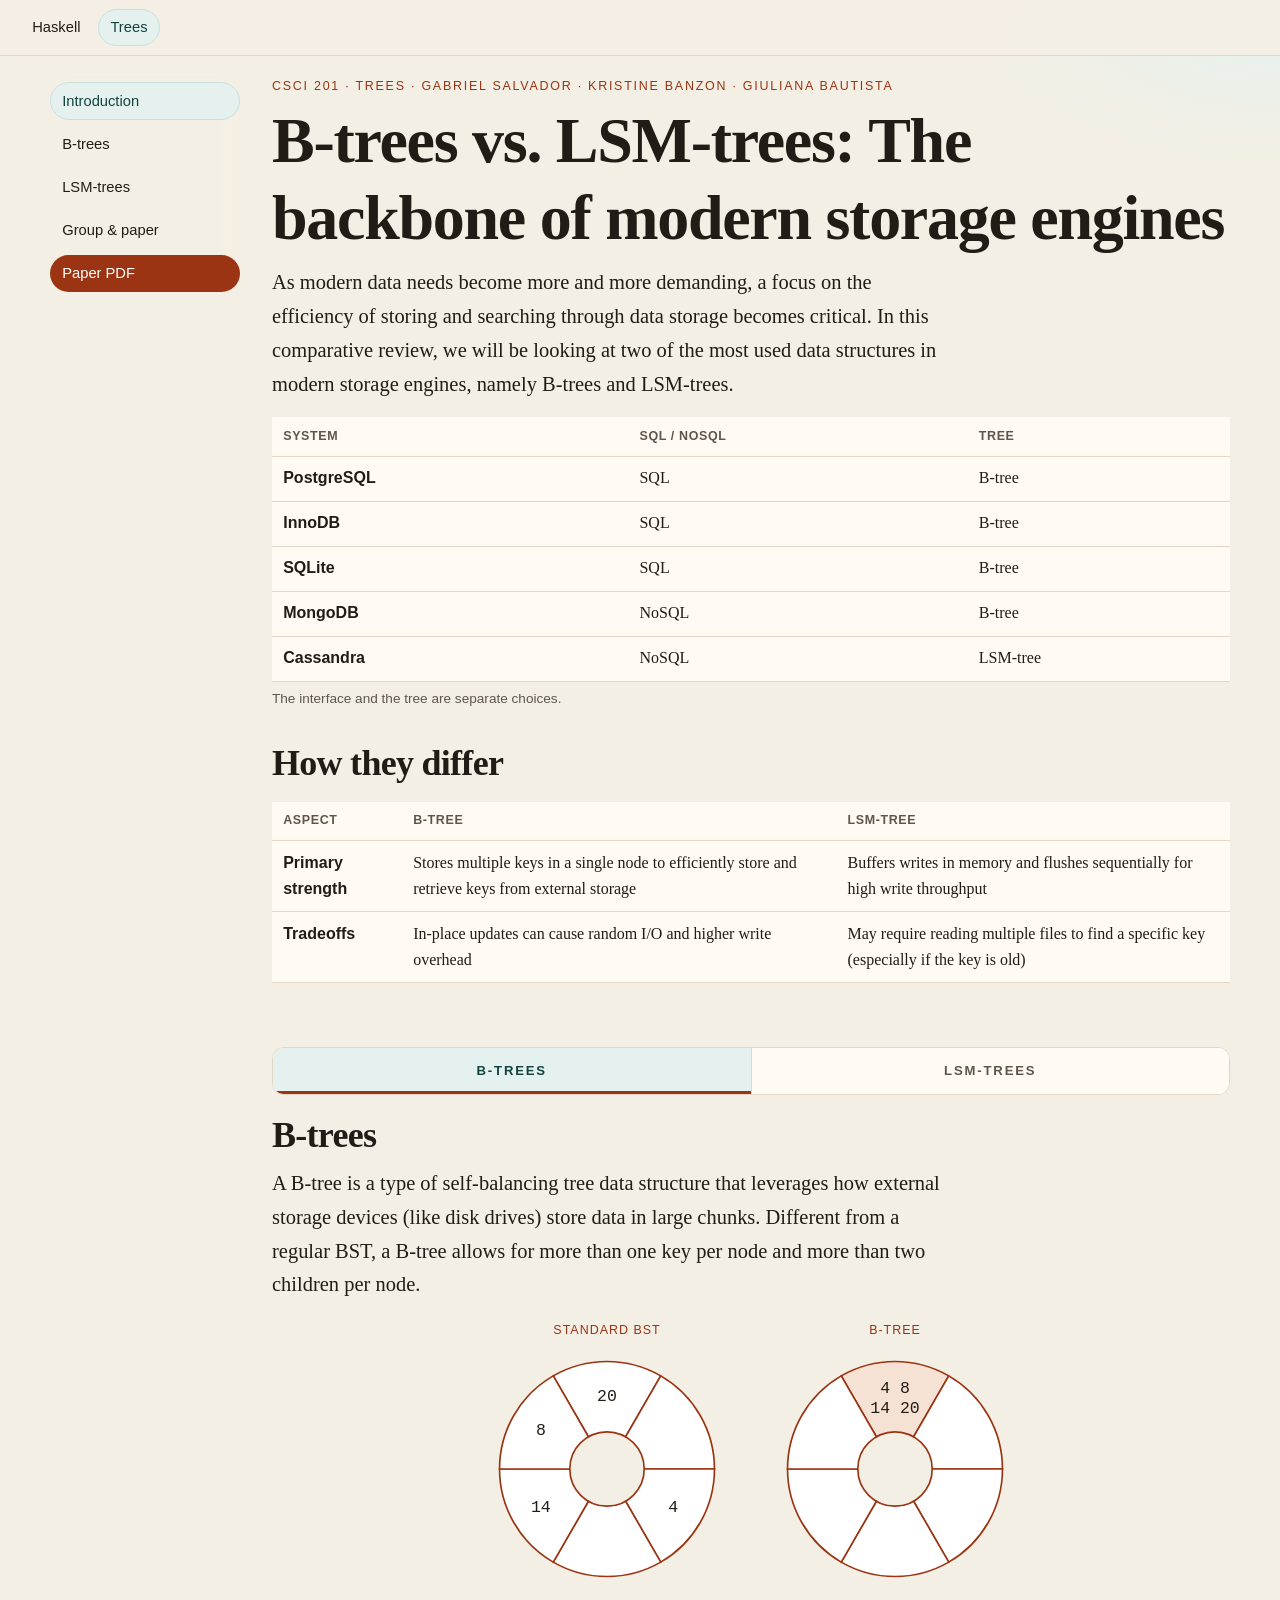
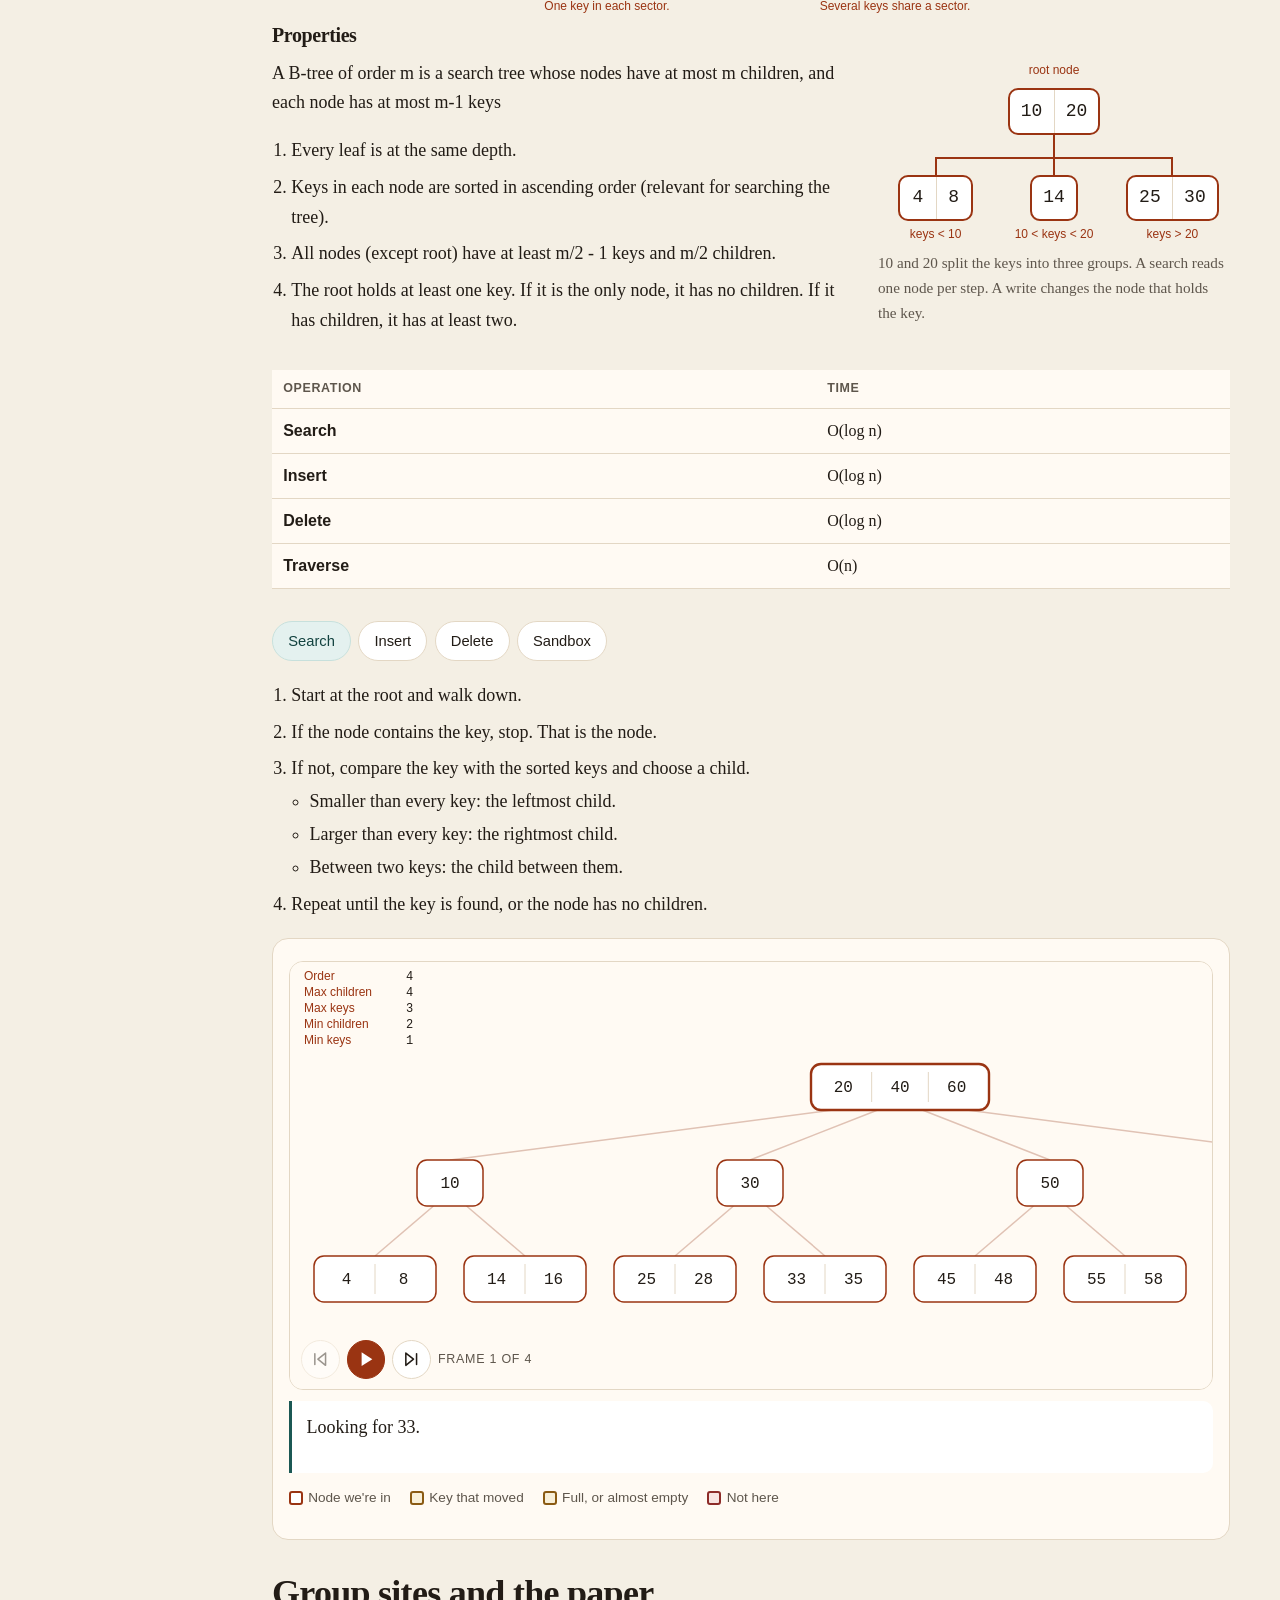
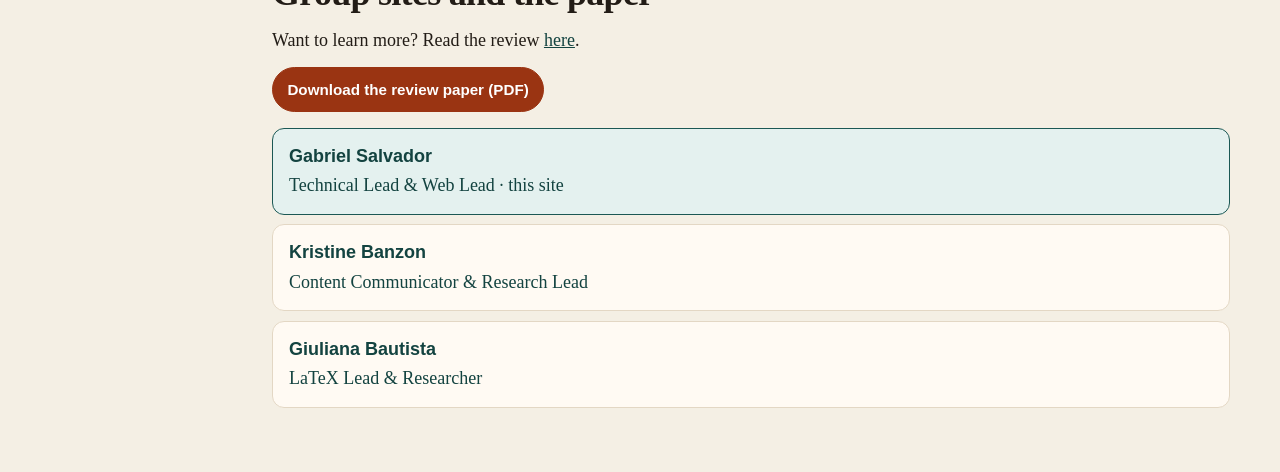
<file: trees/index.html>
<!DOCTYPE html>
<html lang="en">
<head>
  <meta charset="utf-8">
  <meta name="viewport" content="width=device-width, initial-scale=1">
  <title>B-trees vs. LSM-trees: The backbone of modern storage engines</title>
  <meta name="description" content="A comparative review of B-trees and LSM-trees, two structures used inside modern storage engines.">
  <link rel="icon" href="data:image/svg+xml,%3Csvg xmlns='http://www.w3.org/2000/svg' viewBox='0 0 32 32'%3E%3Crect fill='%2316251e' width='32' height='32' rx='6'/%3E%3Crect x='6' y='7' width='20' height='6' rx='1.5' fill='%23f0a57a'/%3E%3Crect x='5' y='18' width='9' height='6' rx='1.5' fill='%239fddd2'/%3E%3Crect x='18' y='18' width='9' height='6' rx='1.5' fill='%239fddd2'/%3E%3C/svg%3E">
  <link rel="stylesheet" href="styles.css?rev=17">
  <script src="../js/config.js?v=8" defer></script>
  <script src="engine.js?rev=5" defer></script>
  <script src="tutorial.js?rev=21" defer></script>
</head>
<body>
  <a class="skip" href="#content">Skip to content</a>
  <div id="top"></div>
  <nav class="site-switch" aria-label="Sites">
    <a href="../">Haskell</a>
    <a href="#top" aria-current="page">Trees</a>
  </nav>
  <div class="layout">
    <nav class="toc" aria-label="On this page">
      <a href="#intro">Introduction</a>
      <a href="#trees" data-tab="btree">B-trees</a>
      <a href="#trees" data-tab="lsm">LSM-trees</a>
      <a href="#group">Group &amp; paper</a>
      <a class="nav-pdf" href="https://drive.google.com/drive/folders/1mQBSDCkPAtA_RwKdYXa1msAhpHe9TSv-?usp=sharing" target="_blank" rel="noopener noreferrer">Paper PDF</a>
    </nav>
    <main id="content">
    <section class="wrap" id="intro">
      <p class="kicker" id="byline">CSCI 201 · Trees · Gabriel Salvador · Kristine Banzon · Giuliana Bautista</p>
      <h1>B-trees vs. LSM-trees: The backbone of modern storage engines</h1>
      <p class="deck">As modern data needs become more and more demanding, a focus on the efficiency of storing and searching through data storage becomes critical. In this comparative review, we will be looking at two of the most used data structures in modern storage engines, namely B-trees and LSM-trees.</p>

      <div class="table-scroll">
        <table>
          <caption>The interface and the tree are separate choices.</caption>
          <thead>
            <tr>
              <th scope="col">System</th>
              <th scope="col">SQL / NoSQL</th>
              <th scope="col">Tree</th>
            </tr>
          </thead>
          <tbody>
            <tr>
              <th scope="row">PostgreSQL</th>
              <td>SQL</td>
              <td>B-tree</td>
            </tr>
            <tr>
              <th scope="row">InnoDB</th>
              <td>SQL</td>
              <td>B-tree</td>
            </tr>
            <tr>
              <th scope="row">SQLite</th>
              <td>SQL</td>
              <td>B-tree</td>
            </tr>
            <tr>
              <th scope="row">MongoDB</th>
              <td>NoSQL</td>
              <td>B-tree</td>
            </tr>
            <tr>
              <th scope="row">Cassandra</th>
              <td>NoSQL</td>
              <td>LSM-tree</td>
            </tr>
          </tbody>
        </table>
      </div>

      <h2>How they differ</h2>
      <div class="table-scroll">
        <table>
          <thead>
            <tr>
              <th scope="col">Aspect</th>
              <th scope="col">B-tree</th>
              <th scope="col">LSM-tree</th>
            </tr>
          </thead>
          <tbody>
            <tr>
              <th scope="row">Primary strength</th>
              <td>Stores multiple keys in a single node to efficiently store and retrieve keys from external storage</td>
              <td>Buffers writes in memory and flushes sequentially for high write throughput</td>
            </tr>
            <tr>
              <th scope="row">Tradeoffs</th>
              <td>In-place updates can cause random I/O and higher write overhead</td>
              <td>May require reading multiple files to find a specific key (especially if the key is old)</td>
            </tr>
          </tbody>
        </table>
      </div>
    </section>

    <section class="wrap wide" id="trees">
      <div class="tabs" role="tablist" aria-label="Structure">
        <button type="button" id="tab-btree" role="tab" aria-selected="true" aria-controls="panel-btree">B-trees</button>
        <button type="button" id="tab-lsm" role="tab" aria-selected="false" aria-controls="panel-lsm">LSM-trees</button>
      </div>

      <div id="panel-btree" role="tabpanel" aria-labelledby="tab-btree">
        <h2>B-trees</h2>
        <p class="deck">A B-tree is a type of self-balancing tree data structure that leverages how external storage devices (like disk drives) store data in large chunks. Different from a regular BST, a B-tree allows for more than one key per node and more than two children per node.</p>

        <figure class="disk-figure">
          <div class="disk-pair">
            <div>
              <p class="pair-label">Standard BST</p>
              <svg class="platter" viewBox="0 0 240 240" role="img" aria-label="Four keys, each stored in a different sector of a disk">
                <path class="slice" d="M120 120 L68 29.9 A104 104 0 0 1 172 29.9 Z"/>
                <path class="slice" d="M120 120 L172 29.9 A104 104 0 0 1 224 120 Z"/>
                <path class="slice" d="M120 120 L224 120 A104 104 0 0 1 172 210.1 Z"/>
                <path class="slice" d="M120 120 L172 210.1 A104 104 0 0 1 68 210.1 Z"/>
                <path class="slice" d="M120 120 L68 210.1 A104 104 0 0 1 16 120 Z"/>
                <path class="slice" d="M120 120 L16 120 A104 104 0 0 1 68 29.9 Z"/>
                <circle class="hub" cx="120" cy="120" r="36"/>
                <text x="120" y="50">20</text>
                <text x="184" y="157">4</text>
                <text x="56" y="157">14</text>
                <text x="56" y="83">8</text>
              </svg>
              <p class="node-caption">One key in each sector.</p>
            </div>
            <div>
              <p class="pair-label">B-tree</p>
              <svg class="platter" viewBox="0 0 240 240" role="img" aria-label="The same four keys stored together in one sector">
                <path class="slice hot" d="M120 120 L68 29.9 A104 104 0 0 1 172 29.9 Z"/>
                <path class="slice" d="M120 120 L172 29.9 A104 104 0 0 1 224 120 Z"/>
                <path class="slice" d="M120 120 L224 120 A104 104 0 0 1 172 210.1 Z"/>
                <path class="slice" d="M120 120 L172 210.1 A104 104 0 0 1 68 210.1 Z"/>
                <path class="slice" d="M120 120 L68 210.1 A104 104 0 0 1 16 120 Z"/>
                <path class="slice" d="M120 120 L16 120 A104 104 0 0 1 68 29.9 Z"/>
                <circle class="hub" cx="120" cy="120" r="36"/>
                <text x="120" y="42">4  8</text>
                <text x="120" y="62">14  20</text>
              </svg>
              <p class="node-caption">Several keys share a sector.</p>
            </div>
          </div>
        </figure>

        <div class="with-tree">
        <figure class="build">
          <div class="diagram-tree" aria-hidden="true">
            <div class="dt-node">
              <p class="node-caption">root node</p>
              <div class="node"><span>10</span><span>20</span></div>
              <ul class="dt-kids">
                <li>
                  <div class="node"><span>4</span><span>8</span></div>
                  <p class="node-caption">keys &lt; 10</p>
                </li>
                <li>
                  <div class="node"><span>14</span></div>
                  <p class="node-caption">10 &lt; keys &lt; 20</p>
                </li>
                <li>
                  <div class="node"><span>25</span><span>30</span></div>
                  <p class="node-caption">keys &gt; 20</p>
                </li>
              </ul>
            </div>
          </div>
          <figcaption>10 and 20 split the keys into three groups. A search reads one node per step. A write changes the node that holds the key.</figcaption>
        </figure>

        <div>
          <h3>Properties</h3>
          <p>A B-tree of order m is a search tree whose nodes have at most m children, and each node has at most m-1 keys</p>
          <ol class="rules">
            <li>Every leaf is at the same depth.</li>
            <li>Keys in each node are sorted in ascending order (relevant for searching the tree).</li>
            <li>All nodes (except root) have at least m/2 - 1 keys and m/2 children.</li>
            <li>The root holds at least one key. If it is the only node, it has no children. If it has children, it has at least two.</li>
          </ol>
        </div>
        </div>

        <div class="table-scroll">
          <table>
            <thead>
              <tr>
                <th scope="col">Operation</th>
                <th scope="col">Time</th>
              </tr>
            </thead>
            <tbody>
              <tr>
                <th scope="row">Search</th>
                <td>O(log n)</td>
              </tr>
              <tr>
                <th scope="row">Insert</th>
                <td>O(log n)</td>
              </tr>
              <tr>
                <th scope="row">Delete</th>
                <td>O(log n)</td>
              </tr>
              <tr>
                <th scope="row">Traverse</th>
                <td>O(n)</td>
              </tr>
            </tbody>
          </table>
        </div>

        <div class="tabs" role="tablist" aria-label="B-tree operation">
          <button type="button" id="op-tab-search" role="tab" aria-selected="true" aria-controls="op-panel-search">Search</button>
          <button type="button" id="op-tab-insert" role="tab" aria-selected="false" aria-controls="op-panel-insert">Insert</button>
          <button type="button" id="op-tab-delete" role="tab" aria-selected="false" aria-controls="op-panel-delete">Delete</button>
          <button type="button" id="op-tab-sandbox" role="tab" aria-selected="false" aria-controls="op-panel-sandbox">Sandbox</button>
        </div>

        <div id="op-panel-search" role="tabpanel" aria-labelledby="op-tab-search">
          <ol class="rules">
            <li>Start at the root and walk down.</li>
            <li>If the node contains the key, stop. That is the node.</li>
            <li>If not, compare the key with the sorted keys and choose a child.
              <ul>
                <li>Smaller than every key: the leftmost child.</li>
                <li>Larger than every key: the rightmost child.</li>
                <li>Between two keys: the child between them.</li>
              </ul>
            </li>
            <li>Repeat until the key is found, or the node has no children.</li>
          </ol>

          <div class="stage" id="stage">
            <div class="tree-scroll">
              <svg id="tree" role="img" aria-label="B-tree search"></svg>
              <div class="player">
                <button type="button" id="prev" class="icon-btn" aria-label="Previous"><svg class="icon" viewBox="0 0 24 24" aria-hidden="true"><polygon points="19 20 9 12 19 4 19 20"/><line x1="5" x2="5" y1="19" y2="5"/></svg></button>
                <button type="button" id="play" class="icon-btn play" aria-label="Play"><svg class="icon icon-play" viewBox="0 0 24 24" aria-hidden="true"><polygon points="6 3 20 12 6 21 6 3"/></svg><svg class="icon icon-pause" viewBox="0 0 24 24" aria-hidden="true"><rect x="14" y="4" width="4" height="16" rx="1"/><rect x="6" y="4" width="4" height="16" rx="1"/></svg></button>
                <button type="button" id="next" class="icon-btn" aria-label="Next"><svg class="icon" viewBox="0 0 24 24" aria-hidden="true"><polygon points="5 4 15 12 5 20 5 4"/><line x1="19" x2="19" y1="5" y2="19"/></svg></button>
                <p class="frame-count" id="count"></p>
              </div>
            </div>
            <div class="readout">
              <p class="transcript" id="text" aria-live="polite"></p>
            </div>
            <ul class="legend">
              <li><i class="swatch path"></i> Node we're in</li>
              <li><i class="swatch hot"></i> Key that moved</li>
              <li><i class="swatch full"></i> Full, or almost empty</li>
              <li><i class="swatch miss"></i> Not here</li>
            </ul>
          </div>
        </div>

        <div id="op-panel-insert" role="tabpanel" aria-labelledby="op-tab-insert" hidden>
          <ol class="rules">
            <li>Walk the tree to the place the new key belongs.</li>
            <li>Then one of three cases.
              <ol>
                <li>The node has room.
                  <ul>
                    <li>Insert the key in the node.</li>
                  </ul>
                </li>
                <li>The node is full, but the parent has room.
                  <ul>
                    <li>Add the new key into the node.</li>
                    <li>Split the node around the middle key.</li>
                    <li>Move the middle key into the parent.</li>
                    <li>Keys smaller than the middle key stay in the left child.</li>
                    <li>Keys larger than the middle key go in a new right child.</li>
                  </ul>
                </li>
                <li>The leaf and its parent are both full.
                  <ul>
                    <li>Repeat the split upward until a node has room.</li>
                  </ul>
                </li>
              </ol>
            </li>
          </ol>
          <div class="stage" id="ins-stage">
            <div class="scenes" id="ins-scenes"></div>
            <div class="tree-scroll">
              <svg id="ins-tree" role="img" aria-label="B-tree insert"></svg>
              <div class="player">
                <button type="button" id="ins-prev" class="icon-btn" aria-label="Previous"><svg class="icon" viewBox="0 0 24 24" aria-hidden="true"><polygon points="19 20 9 12 19 4 19 20"/><line x1="5" x2="5" y1="19" y2="5"/></svg></button>
                <button type="button" id="ins-play" class="icon-btn play" aria-label="Play"><svg class="icon icon-play" viewBox="0 0 24 24" aria-hidden="true"><polygon points="6 3 20 12 6 21 6 3"/></svg><svg class="icon icon-pause" viewBox="0 0 24 24" aria-hidden="true"><rect x="14" y="4" width="4" height="16" rx="1"/><rect x="6" y="4" width="4" height="16" rx="1"/></svg></button>
                <button type="button" id="ins-next" class="icon-btn" aria-label="Next"><svg class="icon" viewBox="0 0 24 24" aria-hidden="true"><polygon points="5 4 15 12 5 20 5 4"/><line x1="19" x2="19" y1="5" y2="19"/></svg></button>
                <p class="frame-count" id="ins-count"></p>
              </div>
            </div>
            <div class="readout">
              <p class="transcript" id="ins-text" aria-live="polite"></p>
            </div>
            <ul class="legend">
              <li><i class="swatch path"></i> Node we're in</li>
              <li><i class="swatch hot"></i> Key that moved</li>
              <li><i class="swatch full"></i> Full, or almost empty</li>
              <li><i class="swatch miss"></i> Not here</li>
            </ul>
          </div>
        </div>

        <div id="op-panel-delete" role="tabpanel" aria-labelledby="op-tab-delete" hidden>
          <ol class="rules">
            <li>If the key is in a leaf, remove it.</li>
            <li>If the key is in an internal node, do one of three things.
              <ol>
                <li>The left child has at least m/2 keys.
                  <ul>
                    <li>Swap the key with the greatest key to its left, then remove that copy below.</li>
                  </ul>
                </li>
                <li>Otherwise, if the right child has at least m/2 keys.
                  <ul>
                    <li>Swap the key with the smallest key to its right, then remove that copy below.</li>
                  </ul>
                </li>
                <li>Both children have only m/2 - 1 keys.
                  <ul>
                    <li>Merge the two children.</li>
                    <li>Move the key down between them.</li>
                    <li>Remove it from the merged node.</li>
                  </ul>
                </li>
              </ol>
            </li>
            <li>If the key is farther down, do not enter a child that has only m/2 - 1 keys. Fix it first.
              <ol>
                <li>A sibling has at least m/2 keys: borrow. A key from the sibling moves up into the parent, and the parent key between them moves down.</li>
                <li>Both immediate siblings have only m/2 - 1 keys: merge the child with one sibling. The parent key between them comes down.</li>
              </ol>
            </li>
            <li>If the root is left with no keys, drop it. Its only child becomes the new root, and the tree gets shorter.</li>
          </ol>
          <div class="stage" id="del-stage">
            <div class="scenes" id="del-scenes"></div>
            <div class="tree-scroll">
              <svg id="del-tree" role="img" aria-label="B-tree delete"></svg>
              <div class="player">
                <button type="button" id="del-prev" class="icon-btn" aria-label="Previous"><svg class="icon" viewBox="0 0 24 24" aria-hidden="true"><polygon points="19 20 9 12 19 4 19 20"/><line x1="5" x2="5" y1="19" y2="5"/></svg></button>
                <button type="button" id="del-play" class="icon-btn play" aria-label="Play"><svg class="icon icon-play" viewBox="0 0 24 24" aria-hidden="true"><polygon points="6 3 20 12 6 21 6 3"/></svg><svg class="icon icon-pause" viewBox="0 0 24 24" aria-hidden="true"><rect x="14" y="4" width="4" height="16" rx="1"/><rect x="6" y="4" width="4" height="16" rx="1"/></svg></button>
                <button type="button" id="del-next" class="icon-btn" aria-label="Next"><svg class="icon" viewBox="0 0 24 24" aria-hidden="true"><polygon points="5 4 15 12 5 20 5 4"/><line x1="19" x2="19" y1="5" y2="19"/></svg></button>
                <p class="frame-count" id="del-count"></p>
              </div>
            </div>
            <div class="readout">
              <p class="transcript" id="del-text" aria-live="polite"></p>
            </div>
            <ul class="legend">
              <li><i class="swatch path"></i> Node we're in</li>
              <li><i class="swatch hot"></i> Key that moved</li>
              <li><i class="swatch full"></i> Full, or almost empty</li>
              <li><i class="swatch miss"></i> Not here</li>
            </ul>
          </div>
        </div>

        <div id="op-panel-sandbox" role="tabpanel" aria-labelledby="op-tab-sandbox" hidden>
          <p>Set the order, then add keys. Add uses the next whole number. Random uses one that is not stored yet.</p>
          <div class="stage" id="box-stage">
            <div class="lab-controls">
              <label>Order m
                <input id="box-m" type="number" min="4" max="12" step="2" value="4">
              </label>
              <button type="button" id="box-add" class="btn green">Add 1</button>
              <button type="button" id="box-random" class="btn">Add random</button>
              <label>Key
                <input id="box-key" type="number" min="0" max="999" inputmode="numeric">
              </label>
              <button type="button" id="box-insert" class="btn">Insert</button>
              <button type="button" id="box-search" class="btn">Search</button>
              <button type="button" id="box-delete" class="btn">Delete</button>
              <button type="button" id="box-reset" class="btn ghost">Reset</button>
            </div>
            <div class="tree-scroll">
              <svg id="box-tree" role="img" aria-label="B-tree sandbox"></svg>
              <div class="player">
                <button type="button" id="box-prev" class="icon-btn" aria-label="Previous"><svg class="icon" viewBox="0 0 24 24" aria-hidden="true"><polygon points="19 20 9 12 19 4 19 20"/><line x1="5" x2="5" y1="19" y2="5"/></svg></button>
                <button type="button" id="box-play" class="icon-btn play" aria-label="Play"><svg class="icon icon-play" viewBox="0 0 24 24" aria-hidden="true"><polygon points="6 3 20 12 6 21 6 3"/></svg><svg class="icon icon-pause" viewBox="0 0 24 24" aria-hidden="true"><rect x="14" y="4" width="4" height="16" rx="1"/><rect x="6" y="4" width="4" height="16" rx="1"/></svg></button>
                <button type="button" id="box-next" class="icon-btn" aria-label="Next"><svg class="icon" viewBox="0 0 24 24" aria-hidden="true"><polygon points="5 4 15 12 5 20 5 4"/><line x1="19" x2="19" y1="5" y2="19"/></svg></button>
                <p class="frame-count" id="box-count"></p>
              </div>
            </div>
            <div class="readout">
              <p class="transcript" id="box-text" aria-live="polite"></p>
            </div>
            <ul class="legend">
              <li><i class="swatch path"></i> Node we're in</li>
              <li><i class="swatch hot"></i> Key that moved</li>
              <li><i class="swatch full"></i> Full, or almost empty</li>
              <li><i class="swatch miss"></i> Not here</li>
            </ul>
          </div>
        </div>
      </div>

      <div id="panel-lsm" role="tabpanel" aria-labelledby="tab-lsm" hidden>
        <h2>LSM-trees</h2>
        <p class="deck">An LSM-tree (Log-Structured Merge-tree) is a write-optimized data structure that turns random disk writes into fast, sequential writes by buffering changes in memory and flushing them to disk as immutable sorted files. Different from a B-tree, which updates records in place on disk, an LSM-tree appends and merges sorted runs in the background.</p>

        <div class="with-tree lsm-layout">
          <div>
            <h3>Properties</h3>
            <p>An LSM-tree is a multi-level data structure composed of a mutable in-memory buffer (C<sub>0</sub>) and a hierarchy of immutable, sorted on-disk components (C<sub>1</sub>, C<sub>2</sub>, …, C<sub>k</sub>) with an exponential size ratio T.</p>
            <ol class="rules">
              <li>Data is never modified or deleted in place on disk; all updates and deletes (tombstones) are appended as new entries.</li>
              <li>Keys within the in-memory memtable and within each on-disk sorted run (SSTable) are maintained in ascending order.</li>
              <li>Each disk level C<sub>i</sub> has a maximum capacity T times larger than the preceding level C<sub>i−1</sub> (where T is the size ratio or fanout).</li>
              <li>Newer data resides in upper levels (memory and shallow disk levels), while older data migrates to deeper levels through background compaction.</li>
              <li>Within any single disk level C<sub>i</sub> (i ≥ 1) in a standard leveled LSM-tree, SSTables hold strictly disjoint key ranges, though key ranges may overlap across different levels.</li>
            </ol>
          </div>
          <figure class="build">
            <div class="lsm-map" role="img" aria-label="A read request checks the memtable in memory, then the new SSTables on disk, then the compacted SSTables">
              <p class="lsm-request">Read request</p>
              <svg class="lsm-arrow" viewBox="0 0 28 16" aria-hidden="true"><path d="M1 8 H21 M15 3 L22 8 L15 13"/></svg>
              <div class="lsm-band">
                <span>Memory</span>
                <p class="lsm-chip">Memtable</p>
              </div>
              <svg class="lsm-arrow down" viewBox="0 0 16 28" aria-hidden="true"><path d="M8 1 V21 M3 15 L8 22 L13 15"/></svg>
              <div class="lsm-band disk">
                <span>Disk</span>
                <div class="lsm-level">
                  <p class="lsm-level-name">New SSTables</p>
                  <div class="lsm-tables">
                    <p class="lsm-chip">SSTable</p>
                    <p class="lsm-chip">SSTable</p>
                  </div>
                </div>
                <div class="lsm-level compacted">
                  <p class="lsm-level-name">Compacted</p>
                  <div class="lsm-tables">
                    <p class="lsm-chip">SSTable</p>
                    <p class="lsm-chip">SSTable</p>
                  </div>
                </div>
              </div>
            </div>
            <figcaption>A read checks the memtable first. If the key is not there, it continues through the new SSTables, then the compacted ones.</figcaption>
          </figure>
        </div>

        <div class="table-scroll">
          <table>
            <thead>
              <tr>
                <th scope="col">Operation</th>
                <th scope="col">Time</th>
              </tr>
            </thead>
            <tbody>
              <tr>
                <th scope="row">Search</th>
                <td>O(log n)</td>
              </tr>
              <tr>
                <th scope="row">Write</th>
                <td>O(1)</td>
              </tr>
              <tr>
                <th scope="row">Traverse</th>
                <td>O(n)</td>
              </tr>
            </tbody>
          </table>
        </div>

        <div class="tabs" role="tablist" aria-label="LSM-tree workflow">
          <button type="button" id="lsm-tab-mem" role="tab" aria-selected="true" aria-controls="lsm-panel-mem">Memtable</button>
          <button type="button" id="lsm-tab-flush" role="tab" aria-selected="false" aria-controls="lsm-panel-flush">Flush</button>
          <button type="button" id="lsm-tab-compact" role="tab" aria-selected="false" aria-controls="lsm-panel-compact">Compaction</button>
          <button type="button" id="lsm-tab-sandbox" role="tab" aria-selected="false" aria-controls="lsm-panel-sandbox">Sandbox</button>
        </div>

        <div id="lsm-panel-mem" role="tabpanel" aria-labelledby="lsm-tab-mem">
          <p>Unlike B-trees, LSM-trees buffer recent writes in an in-memory data structure (such as a skip list or balanced search tree) before writing them to disk. Keeping recent keys sorted in memory absorbs fast updates and makes the newest data quick to read without immediate disk I/O.</p>
          <ol class="rules">
            <li>A new key is written into memory, in sorted order. Older SSTables are not opened.</li>
            <li>If that key is already in memory, its copy is replaced.</li>
            <li>If an older SSTable has the key, the new copy goes in memory and the old one stays.</li>
            <li>A delete is the same write, marked ×key. The older copy stays until compaction.</li>
          </ol>
          <div class="stage" id="lsm-stage">
            <div class="scenes" id="lsm-mem-scenes"></div>
            <div class="tree-scroll">
              <svg id="lsm-tree" role="img" aria-label="LSM-tree search"></svg>
              <div class="player">
                <button type="button" id="lsm-prev" class="icon-btn" aria-label="Previous"><svg class="icon" viewBox="0 0 24 24" aria-hidden="true"><polygon points="19 20 9 12 19 4 19 20"/><line x1="5" x2="5" y1="19" y2="5"/></svg></button>
                <button type="button" id="lsm-play" class="icon-btn play" aria-label="Play"><svg class="icon icon-play" viewBox="0 0 24 24" aria-hidden="true"><polygon points="6 3 20 12 6 21 6 3"/></svg><svg class="icon icon-pause" viewBox="0 0 24 24" aria-hidden="true"><rect x="14" y="4" width="4" height="16" rx="1"/><rect x="6" y="4" width="4" height="16" rx="1"/></svg></button>
                <button type="button" id="lsm-next" class="icon-btn" aria-label="Next"><svg class="icon" viewBox="0 0 24 24" aria-hidden="true"><polygon points="5 4 15 12 5 20 5 4"/><line x1="19" x2="19" y1="5" y2="19"/></svg></button>
                <p class="frame-count" id="lsm-count"></p>
              </div>
            </div>
            <div class="readout">
              <p class="transcript" id="lsm-text" aria-live="polite"></p>
            </div>
            <ul class="legend">
              <li><i class="swatch path"></i> Table we're in</li>
              <li><i class="swatch hot"></i> Key that moved</li>
              <li><i class="swatch full"></i> Memory is full</li>
              <li><i class="swatch miss"></i> Not here, or deleted</li>
            </ul>
          </div>
        </div>

        <div id="lsm-panel-flush" role="tabpanel" aria-labelledby="lsm-tab-flush" hidden>
          <p>When the memtable reaches a configured size limit, it flushes to disk as a Sorted String Table. Flushing turns accumulated in-memory writes into durable, sorted on-disk data so memory can be reused.</p>
          <ol class="rules">
            <li>Memory holds only as many keys as its size limit.</li>
            <li>The key that fills it is written in. Then the whole table is saved to disk as an SSTable, and memory is cleared.</li>
            <li>If memory is already full, it is saved first. The new key starts the next table.</li>
          </ol>
          <div class="stage" id="lsm-ins-stage">
            <div class="scenes" id="lsm-flush-scenes"></div>
            <div class="tree-scroll">
              <svg id="lsm-ins-tree" role="img" aria-label="LSM-tree insert"></svg>
              <div class="player">
                <button type="button" id="lsm-ins-prev" class="icon-btn" aria-label="Previous"><svg class="icon" viewBox="0 0 24 24" aria-hidden="true"><polygon points="19 20 9 12 19 4 19 20"/><line x1="5" x2="5" y1="19" y2="5"/></svg></button>
                <button type="button" id="lsm-ins-play" class="icon-btn play" aria-label="Play"><svg class="icon icon-play" viewBox="0 0 24 24" aria-hidden="true"><polygon points="6 3 20 12 6 21 6 3"/></svg><svg class="icon icon-pause" viewBox="0 0 24 24" aria-hidden="true"><rect x="14" y="4" width="4" height="16" rx="1"/><rect x="6" y="4" width="4" height="16" rx="1"/></svg></button>
                <button type="button" id="lsm-ins-next" class="icon-btn" aria-label="Next"><svg class="icon" viewBox="0 0 24 24" aria-hidden="true"><polygon points="5 4 15 12 5 20 5 4"/><line x1="19" x2="19" y1="5" y2="19"/></svg></button>
                <p class="frame-count" id="lsm-ins-count"></p>
              </div>
            </div>
            <div class="readout">
              <p class="transcript" id="lsm-ins-text" aria-live="polite"></p>
            </div>
            <ul class="legend">
              <li><i class="swatch path"></i> Table we're in</li>
              <li><i class="swatch hot"></i> Key that moved</li>
              <li><i class="swatch full"></i> Memory is full</li>
              <li><i class="swatch miss"></i> Not here, or deleted</li>
            </ul>
          </div>
        </div>

        <div id="lsm-panel-compact" role="tabpanel" aria-labelledby="lsm-tab-compact" hidden>
          <p>Compaction is a background process that reads multiple SSTables, merges their sorted entries, discards overwritten values and deleted markers (tombstones), and writes out new consolidated SSTables. This keeps the number of files manageable, reclaims disk space, and prevents read lookups from having to check too many overlapping files.</p>
          <ol class="rules">
            <li>C1 holds at most T times the memtable, where T is the size ratio.</li>
            <li>A flush past that limit merges C1 into C2.</li>
            <li>C2 holds T times C1. Past that, it merges into C3.</li>
            <li>The newest copy of each key is kept. A ×key is dropped on the oldest level.</li>
          </ol>
          <div class="stage" id="lsm-del-stage">
            <div class="scenes" id="lsm-compact-scenes"></div>
            <div class="tree-scroll">
              <svg id="lsm-del-tree" role="img" aria-label="LSM-tree delete"></svg>
              <div class="player">
                <button type="button" id="lsm-del-prev" class="icon-btn" aria-label="Previous"><svg class="icon" viewBox="0 0 24 24" aria-hidden="true"><polygon points="19 20 9 12 19 4 19 20"/><line x1="5" x2="5" y1="19" y2="5"/></svg></button>
                <button type="button" id="lsm-del-play" class="icon-btn play" aria-label="Play"><svg class="icon icon-play" viewBox="0 0 24 24" aria-hidden="true"><polygon points="6 3 20 12 6 21 6 3"/></svg><svg class="icon icon-pause" viewBox="0 0 24 24" aria-hidden="true"><rect x="14" y="4" width="4" height="16" rx="1"/><rect x="6" y="4" width="4" height="16" rx="1"/></svg></button>
                <button type="button" id="lsm-del-next" class="icon-btn" aria-label="Next"><svg class="icon" viewBox="0 0 24 24" aria-hidden="true"><polygon points="5 4 15 12 5 20 5 4"/><line x1="19" x2="19" y1="5" y2="19"/></svg></button>
                <p class="frame-count" id="lsm-del-count"></p>
              </div>
            </div>
            <div class="readout">
              <p class="transcript" id="lsm-del-text" aria-live="polite"></p>
            </div>
            <ul class="legend">
              <li><i class="swatch path"></i> Table we're in</li>
              <li><i class="swatch hot"></i> Key that moved</li>
              <li><i class="swatch full"></i> Memory is full</li>
              <li><i class="swatch miss"></i> Not here, or deleted</li>
            </ul>
          </div>
        </div>

        <div id="lsm-panel-sandbox" role="tabpanel" aria-labelledby="lsm-tab-sandbox" hidden>
          <p>Set how many keys the memtable holds, and the size ratio T. Each disk level holds T times the level above it. Add uses the next whole number. Random uses one that is not stored yet. ×key means deleted.</p>
          <div class="stage" id="lsm-box-stage">
            <div class="lab-controls">
              <label>Memtable keys
                <input id="lsm-box-mem" type="number" min="2" max="8" step="1" value="4">
              </label>
              <label>Size ratio T
                <input id="lsm-box-runs" type="number" min="2" max="4" step="1" value="2">
              </label>
              <button type="button" id="lsm-box-add" class="btn green">Add 1</button>
              <button type="button" id="lsm-box-random" class="btn">Add random</button>
              <label>Key
                <input id="lsm-box-key" type="number" min="0" max="999" inputmode="numeric">
              </label>
              <button type="button" id="lsm-box-insert" class="btn">Insert</button>
              <button type="button" id="lsm-box-search" class="btn">Search</button>
              <button type="button" id="lsm-box-delete" class="btn">Delete</button>
              <button type="button" id="lsm-box-reset" class="btn ghost">Reset</button>
            </div>
            <div class="tree-scroll">
              <svg id="lsm-box-tree" role="img" aria-label="LSM-tree sandbox"></svg>
              <div class="player">
                <button type="button" id="lsm-box-prev" class="icon-btn" aria-label="Previous"><svg class="icon" viewBox="0 0 24 24" aria-hidden="true"><polygon points="19 20 9 12 19 4 19 20"/><line x1="5" x2="5" y1="19" y2="5"/></svg></button>
                <button type="button" id="lsm-box-play" class="icon-btn play" aria-label="Play"><svg class="icon icon-play" viewBox="0 0 24 24" aria-hidden="true"><polygon points="6 3 20 12 6 21 6 3"/></svg><svg class="icon icon-pause" viewBox="0 0 24 24" aria-hidden="true"><rect x="14" y="4" width="4" height="16" rx="1"/><rect x="6" y="4" width="4" height="16" rx="1"/></svg></button>
                <button type="button" id="lsm-box-next" class="icon-btn" aria-label="Next"><svg class="icon" viewBox="0 0 24 24" aria-hidden="true"><polygon points="5 4 15 12 5 20 5 4"/><line x1="19" x2="19" y1="5" y2="19"/></svg></button>
                <p class="frame-count" id="lsm-box-count"></p>
              </div>
            </div>
            <div class="readout">
              <p class="transcript" id="lsm-box-text" aria-live="polite"></p>
            </div>
            <ul class="legend">
              <li><i class="swatch path"></i> Table we're in</li>
              <li><i class="swatch hot"></i> Key that moved</li>
              <li><i class="swatch full"></i> Memory is full</li>
              <li><i class="swatch miss"></i> Not here, or deleted</li>
            </ul>
          </div>
        </div>
      </div>
    </section>
    <section class="wrap" id="group">
      <h2>Group sites and the paper</h2>
      <p>Want to learn more? Read the review <a href="https://drive.google.com/drive/folders/1mQBSDCkPAtA_RwKdYXa1msAhpHe9TSv-?usp=sharing" target="_blank" rel="noopener noreferrer">here</a>.</p>
      <p><a class="button primary" href="https://drive.google.com/drive/folders/1mQBSDCkPAtA_RwKdYXa1msAhpHe9TSv-?usp=sharing" target="_blank" rel="noopener noreferrer">Download the review paper (PDF)</a></p>
      <ul class="members" id="member-list">
        <li><a class="here" href="../" aria-current="page"><strong>Gabriel Salvador</strong> Technical Lead &amp; Web Lead · this site</a></li>
        <li><a href="https://kristine-banzon.github.io"><strong>Kristine Banzon</strong> Content Communicator &amp; Research Lead</a></li>
        <li><a href="https://giulianabautista.github.io"><strong>Giuliana Bautista</strong> LaTeX Lead &amp; Researcher</a></li>
      </ul>
    </section>
  </main>
  </div>
</body>
</html>
</file>
<file: css/styles.css>
:root {
  --paper: #f4efe4;
  --paper-2: #fffaf3;
  --ink: #221c16;
  --muted: #5e564c;
  --line: #e3d7c4;
  --copper: #9a3412;
  --copper-soft: #f6e2d4;
  --pine: #1b5854;
  --pine-dark: #134340;
  --pine-soft: #e4f1ef;
  --gold: #8a5a12;
  --gold-soft: #f8efd8;
  --code: #16211e;
  --code-ink: #f3efe6;
  --danger: #8d2b28;
  --danger-soft: #f8e4e1;
  --serif: "Iowan Old Style", "Palatino Linotype", Palatino, Georgia, serif;
  --sans: "Segoe UI", Candara, "Helvetica Neue", sans-serif;
  --mono: "Cascadia Mono", "Cascadia Code", Consolas, "Courier New", monospace;
  --shadow: 0 16px 40px rgba(48, 32, 14, 0.08);
  --radius: 14px;
}

* { box-sizing: border-box; }

html { scroll-behavior: smooth; }

body {
  margin: 0;
  color: var(--ink);
  background:
    radial-gradient(900px 420px at 0% -10%, #f8e3cf 0%, transparent 55%),
    radial-gradient(700px 380px at 100% 0%, #e5f2ef 0%, transparent 46%),
    var(--paper);
  font-family: var(--serif);
  font-size: 1.125rem;
  line-height: 1.65;
}

.skip {
  position: absolute;
  left: 1rem;
  top: -4rem;
  background: var(--ink);
  color: white;
  padding: 0.5rem 0.8rem;
  z-index: 10;
}

.skip:focus { top: 1rem; }

.vh {
  position: absolute;
  width: 1px;
  height: 1px;
  padding: 0;
  margin: -1px;
  overflow: hidden;
  clip: rect(0, 0, 0, 0);
  white-space: nowrap;
  border: 0;
}

.layout {
  width: min(1120px, calc(100% - 2rem));
  margin: 0 auto;
  padding: 1.25rem 0 4rem;
}

section[id] { scroll-margin-top: 7.5rem; }

.site-switch {
  position: sticky;
  top: 0;
  z-index: 30;
  display: flex;
  gap: 0.35rem;
  align-items: center;
  width: 100%;
  margin: 0;
  padding: 0.55rem 1.25rem;
  background: color-mix(in srgb, var(--paper) 94%, transparent);
  backdrop-filter: blur(10px);
  border-bottom: 1px solid var(--line);
}

.site-nav {
  display: flex;
  gap: 0.35rem;
  overflow-x: auto;
  position: sticky;
  top: 3.25rem;
  z-index: 4;
  padding: 0.55rem 0;
  margin-bottom: 1rem;
  background: color-mix(in srgb, var(--paper) 92%, transparent);
  backdrop-filter: blur(8px);
}

.site-nav a, .site-switch a {
  flex: 0 0 auto;
  text-decoration: none;
  color: var(--ink);
  font-family: var(--sans);
  font-size: 0.92rem;
  padding: 0.35rem 0.7rem;
  border-radius: 999px;
  border: 1px solid transparent;
}

.site-nav a:hover, .site-switch a:hover { border-color: var(--line); }

.site-nav a[aria-current="true"],
.site-switch a[aria-current="page"] {
  background: var(--pine-soft);
  color: var(--pine-dark);
  border-color: #c7e0dc;
}

.nav-pdf {
  background: var(--copper);
  color: white !important;
}

.nav-pdf:hover { border-color: var(--copper) !important; }

main { min-width: 0; }

.kicker {
  font-family: var(--sans);
  font-size: 0.78rem;
  letter-spacing: 0.14em;
  text-transform: uppercase;
  color: var(--copper);
  margin: 0 0 0.4rem;
}

h1, h2, h3, h4 {
  font-weight: 600;
  line-height: 1.2;
  letter-spacing: -0.02em;
}

h1 { font-size: clamp(2.4rem, 5vw, 4.4rem); margin: 0 0 0.6rem; }

h2 {
  font-size: clamp(1.7rem, 3vw, 2.3rem);
  margin: 0 0 0.8rem;
}

h3 { font-size: 1.35rem; margin: 1.4rem 0 0.5rem; }
h4 { font-size: 1.12rem; margin: 1.1rem 0 0.35rem; }

p { margin: 0 0 1rem; }

a { color: var(--pine-dark); }

a:hover { color: var(--copper); }

.lede { font-size: 1.28rem; max-width: 42rem; }

.hero {
  display: grid;
  gap: 0.35rem 1.5rem;
  align-items: start;
  margin-bottom: 2.5rem;
}

.hero .ghci { margin: 0; }

.hero-actions {
  display: flex;
  flex-wrap: wrap;
  gap: 0.6rem;
  margin-top: 1rem;
}

.button, button, summary.button {
  font-family: var(--sans);
  font-size: 0.95rem;
  border-radius: 999px;
  border: 1px solid var(--line);
  background: var(--paper-2);
  color: var(--ink);
  padding: 0.55rem 0.9rem;
  text-decoration: none;
  display: inline-flex;
  align-items: center;
  cursor: pointer;
}

.button.primary, button.primary {
  background: var(--copper);
  border-color: var(--copper);
  color: white;
}

button:hover, .button:hover { border-color: var(--pine); }

button:focus-visible, a:focus-visible, summary:focus-visible, input:focus-visible, textarea:focus-visible, select:focus-visible {
  outline: 3px solid #8fcdc6;
  outline-offset: 2px;
}

.ghci, .console, pre {
  background: var(--code);
  color: var(--code-ink);
  border-radius: var(--radius);
  padding: 1rem 1.1rem;
  overflow: auto;
  font-family: var(--mono);
  font-size: 0.92rem;
  line-height: 1.55;
  box-shadow: var(--shadow);
}

pre { position: relative; }

pre .copy {
  position: absolute;
  top: 0.45rem;
  right: 0.45rem;
  background: #24312d;
  color: var(--code-ink);
  border-color: #3c4e48;
  padding: 0.2rem 0.55rem;
  font-size: 0.75rem;
}

code { font-family: var(--mono); }

p code, li code, td code, figcaption code, .note code, h3 code {
  background: #efe4d2;
  color: var(--copper);
  padding: 0.05rem 0.35rem;
  border-radius: 6px;
  font-size: 0.86em;
}

.kw { color: #f0a57a; }
.ty { color: #9fddd2; }
.st { color: #ead392; }
.nm { color: #f2c48a; }
.cm { color: #a9b8af; font-style: italic; }
.op { color: #e7d3c3; }
.ch { color: #ead392; }

section {
  padding: 2.2rem 0;
  border-top: 1px solid var(--line);
}

.note, .callout {
  background: var(--paper-2);
  border: 1px solid var(--line);
  border-left: 4px solid var(--pine);
  border-radius: 12px;
  padding: 0.9rem 1rem;
  margin: 1rem 0;
}

.callout.warn { border-left-color: var(--gold); background: var(--gold-soft); }
.callout.bad { border-left-color: var(--danger); background: var(--danger-soft); }
.callout strong, .note strong { font-family: var(--sans); }

.split, .grid-2, .grid-3, .lazy-grid, .profile-grid {
  display: grid;
  gap: 1rem;
}

.shell {
  margin: 1rem 0;
  background: var(--paper-2);
  border: 1px solid var(--line);
  border-radius: var(--radius);
  padding: 1rem;
}

.shell-outer {
  border: 2px solid var(--copper);
  border-radius: 16px;
  padding: 0.8rem;
  background: #fbf1e8;
}

.shell-inner {
  margin-top: 0.7rem;
  border: 2px solid var(--pine);
  border-radius: 12px;
  padding: 0.9rem;
  background: var(--pine-soft);
}

.shell span, .shell small { display: block; font-family: var(--mono); font-size: 0.92rem; }
.shell small { font-family: var(--sans); color: var(--muted); margin-top: 0.25rem; }

details {
  background: var(--paper-2);
  border: 1px solid var(--line);
  border-radius: 12px;
  padding: 0.7rem 0.9rem;
  margin: 0.55rem 0;
}

summary {
  cursor: pointer;
  font-family: var(--sans);
  font-weight: 650;
}

summary:hover { color: var(--copper); }

.controls, .row {
  display: flex;
  flex-wrap: wrap;
  gap: 0.7rem;
  align-items: end;
  margin: 0.8rem 0;
}

label {
  display: grid;
  gap: 0.25rem;
  font-family: var(--sans);
  font-size: 0.92rem;
  color: var(--muted);
}

input, select, textarea {
  font: inherit;
  color: var(--ink);
  background: white;
  border: 1px solid #d9cdb8;
  border-radius: 10px;
  padding: 0.45rem 0.6rem;
}

textarea {
  width: 100%;
  min-height: 220px;
  font-family: var(--mono);
  font-size: 0.92rem;
  line-height: 1.5;
  resize: vertical;
}

input[type="range"] { padding: 0; accent-color: var(--pine); }

.out, .console { white-space: pre-wrap; }
.console.is-error { box-shadow: inset 3px 0 0 var(--danger); }
.console.just-ran { outline: 3px solid #8fcdc6; outline-offset: 3px; }

.cells { display: flex; flex-wrap: wrap; gap: 0.35rem; min-height: 2.4rem; }
.cell {
  min-width: 2.1rem;
  text-align: center;
  font-family: var(--mono);
  font-size: 0.82rem;
  padding: 0.35rem 0.3rem;
  border-radius: 8px;
  border: 1px dashed #cabba6;
  color: var(--muted);
}
.cell.forced { background: var(--pine); color: white; border-style: solid; border-color: var(--pine); }
.cell.dead { background: #efe4d2; color: #8a7b6a; text-decoration: line-through; }
.work { font-family: var(--sans); font-size: 1.8rem; margin: 0.2rem 0; color: var(--pine-dark); }
.panel {
  background: var(--paper-2);
  border: 1px solid var(--line);
  border-radius: var(--radius);
  padding: 0.9rem;
}
.panel h3 { font-size: 1.05rem; }

.curry-card, .step-card {
  border: 1px solid var(--line);
  border-radius: 12px;
  padding: 0.8rem 0.9rem;
  background: white;
  margin: 0.45rem 0;
}
.curry-card.on, .step-card.is-ok { border-color: var(--pine); background: var(--pine-soft); }
.curry-card.wait { opacity: 0.55; }
.step-card.is-bad { border-color: var(--danger); background: var(--danger-soft); }
.step-card.is-idle { opacity: 0.5; }

.eq { font-family: var(--mono); }
.eq.match {
  background: var(--pine-soft);
  border-radius: 10px;
  padding: 0.35rem 0.5rem;
}

.table-scroll { overflow-x: auto; border: 1px solid var(--line); border-radius: 12px; background: var(--paper-2); }
table { width: 100%; border-collapse: collapse; font-family: var(--sans); font-size: 0.92rem; }
th, td { text-align: left; padding: 0.55rem 0.7rem; border-bottom: 1px solid var(--line); vertical-align: top; }
th { background: #f7f1e6; font-weight: 650; }
tbody tr:last-child td { border-bottom: 0; }
tr[id] { scroll-margin-top: 3.5rem; }
tr:target td { background: var(--gold-soft); }

.mark {
  display: inline-block;
  border-radius: 999px;
  padding: 0.05rem 0.45rem;
  font-size: 0.78rem;
  font-family: var(--sans);
}
.mark.yes { background: var(--pine-soft); color: var(--pine-dark); }
.mark.part { background: var(--gold-soft); color: var(--gold); }
.mark.no { background: #f0e6dc; color: var(--muted); }

.profile, .studio-card, .sandbox, .demand {
  background: var(--paper-2);
  border: 1px solid var(--line);
  border-radius: var(--radius);
  padding: 1rem;
  margin: 1rem 0;
}

.studio-card h3, .demand h3 { margin-top: 0; }
.studio-card pre { margin: 0; }
.studio-card .note,
.studio-card .controls { margin: 0.75rem 0 0; }

@media (min-width: 800px) {
  .studio-card {
    display: grid;
    grid-template-columns: minmax(0, 1fr) minmax(0, 1fr);
    column-gap: 1.25rem;
    align-items: start;
  }
  .studio-card > h3 { grid-column: 1 / -1; }
}

.ladder { display: grid; gap: 1rem; margin: 0.6rem 0 1.2rem; }
.ladder .controls, .ladder .console, #monad .controls, #monad .console { margin-top: 0.75rem; }
.ladder article {
  background: var(--paper-2);
  border: 1px solid var(--line);
  border-radius: var(--radius);
  padding: 1rem 1rem 0.4rem;
}
.ladder h3 { margin-top: 0; }

.path { padding-left: 1.2rem; }
.path li { margin: 0.45rem 0; }

.members { list-style: none; padding: 0; display: grid; gap: 0.6rem; }
.members a {
  display: block;
  text-decoration: none;
  background: var(--paper-2);
  border: 1px solid var(--line);
  border-radius: 12px;
  padding: 0.8rem 1rem;
}
.members a strong { display: block; font-family: var(--sans); }
.members .here { border-color: var(--pine); background: var(--pine-soft); }

footer {
  color: var(--muted);
  font-family: var(--sans);
  font-size: 0.92rem;
  padding-top: 1rem;
}

.chips { display: flex; flex-wrap: wrap; gap: 0.35rem; margin-top: 0.4rem; }
.chips span {
  font-family: var(--mono);
  font-size: 0.78rem;
  background: #24312d;
  color: #f3efe6;
  border-radius: 999px;
  padding: 0.15rem 0.5rem;
}

@media (min-width: 800px) {
  .grid-2, .lazy-grid { grid-template-columns: 1.2fr 0.8fr; }
  .grid-3, .profile-grid { grid-template-columns: 1fr 1fr; }
  .hero {
    grid-template-columns: minmax(0, 1.2fr) minmax(0, 0.8fr);
    grid-template-areas:
      "kicker ."
      "title ."
      "lede sample"
      "actions .";
  }
  .hero .kicker { grid-area: kicker; }
  .hero h1 { grid-area: title; }
  .hero .lede { grid-area: lede; margin-bottom: 0; }
  .hero .ghci { grid-area: sample; align-self: start; }
  .hero .hero-actions { grid-area: actions; }
}

@media (min-width: 1040px) {
  .layout {
    display: grid;
    grid-template-columns: 190px minmax(0, 1fr);
    gap: 2rem;
    width: min(1180px, calc(100% - 3rem));
  }
  .site-nav {
    position: sticky;
    top: 4.25rem;
    align-self: start;
    flex-direction: column;
    overflow: visible;
    background: transparent;
    margin: 0;
    padding: 0.4rem 0 0;
  }
  section[id] { scroll-margin-top: 4.75rem; }
  .profile-grid { grid-template-columns: 1fr 1fr; }
}

@media (prefers-reduced-motion: reduce) {
  html { scroll-behavior: auto; }
}

@media print {
  .site-switch, .site-nav, .copy, .hero-actions, .controls { display: none !important; }
  body { background: white; }
  pre, .ghci, .console { box-shadow: none; }
  .layout { display: block; width: auto; }
}
</file>
<file: trees/styles.css>
:root {
  --bg: #f4efe4;
  --paper: #fffaf3;
  --ink: #221c16;
  --muted: #5e564c;
  --line: #e3d7c4;
  --green: #1b5854;
  --green-soft: #e4f1ef;
  --copper: #9a3412;
  --copper-soft: #f6e2d4;
  --amber: #8a5a12;
  --amber-soft: #f8efd8;
  --bad: #8d2b28;
  --bad-soft: #f8e4e1;
  --display: "Iowan Old Style", "Palatino Linotype", Palatino, Georgia, serif;
  --sans: "Segoe UI", Candara, "Helvetica Neue", sans-serif;
  --mono: "Cascadia Mono", "Cascadia Code", Consolas, "Courier New", monospace;
  --measure: 42rem;
}

* { box-sizing: border-box; }
html { scroll-behavior: smooth; }
body {
  margin: 0;
  color: var(--ink);
  background:
    radial-gradient(900px 420px at 0% -10%, #f8e3cf 0%, transparent 55%),
    radial-gradient(700px 380px at 100% 0%, #e5f2ef 0%, transparent 46%),
    var(--bg);
  font-family: var(--display);
  font-size: 1.125rem;
  line-height: 1.65;
}
::selection { background: #e4f1ef; }
.skip { position: absolute; left: 1rem; top: -4rem; background: white; padding: 0.4rem 0.6rem; }
.skip:focus { top: 0.5rem; z-index: 5; }
.wrap { width: min(74rem, calc(100% - 2rem)); margin: 0 auto; }
.layout {
  width: min(1120px, calc(100% - 2rem));
  margin: 0 auto;
  padding: 1.25rem 0 4rem;
}
.layout .wrap { width: auto; margin: 0; }
main { min-width: 0; }
.prose { max-width: var(--measure); }
h1, h2, h3 { font-weight: 600; letter-spacing: -0.02em; line-height: 1.2; text-wrap: balance; }
h1 { font-size: clamp(2.4rem, 5vw, 4.4rem); margin: 0 0 0.6rem; }
h2 { font-size: clamp(1.7rem, 3vw, 2.25rem); margin: 2rem 0 0.6rem; }
h3 { font-size: 1.25rem; margin: 0 0 0.35rem; }
p { margin: 0.7rem 0; }
a { color: #134340; }
a:hover { color: var(--copper); }
code { font-family: var(--mono); font-size: 0.86em; background: rgba(0,0,0,0.05); padding: 0.05em 0.3em; border-radius: 4px; }
section[id] { scroll-margin-top: 8rem; }

.site-switch {
  position: sticky; top: 0; z-index: 30;
  display: flex; gap: 0.35rem; align-items: center;
  width: 100%; margin: 0; padding: 0.55rem 1.25rem;
  background: color-mix(in srgb, var(--bg) 94%, transparent);
  backdrop-filter: blur(10px);
  border-bottom: 1px solid var(--line);
}
.toc {
  display: flex;
  gap: 0.35rem;
  overflow-x: auto;
  position: sticky;
  top: 3.25rem;
  z-index: 4;
  padding: 0.55rem 0;
  margin-bottom: 1rem;
  background: color-mix(in srgb, var(--bg) 92%, transparent);
  backdrop-filter: blur(8px);
}
.toc a, .site-switch a {
  font-family: var(--sans); font-size: 0.92rem; color: var(--ink); text-decoration: none;
  padding: 0.35rem 0.7rem; border-radius: 999px; border: 1px solid transparent;
}
.toc a:hover, .site-switch a:hover { border-color: var(--line); color: var(--ink); }
.toc a.is-active, .site-switch a[aria-current="page"] { background: var(--green-soft); color: #134340; border-color: #c7e0dc; }
.nav-pdf { background: var(--copper); color: white !important; }
.nav-pdf:hover { border-color: var(--copper) !important; color: white; }

.kicker { font-family: var(--sans); font-size: 0.78rem; letter-spacing: 0.14em; text-transform: uppercase; color: var(--copper); margin: 1.4rem 0 0.4rem; }
#intro > .kicker { margin-top: 0; }
.deck { max-width: 42rem; font-size: 1.28rem; line-height: 1.65; margin-top: 0; }
.formula {
  font-family: var(--mono); font-size: 0.98rem;
  background: var(--paper); border-left: 3px solid var(--green);
  padding: 0.7rem 0.9rem;
}
.fine { color: var(--muted); font-size: 0.98rem; }

.contrast, .op-notes { display: grid; gap: 0.8rem; margin: 1rem 0; }
@media (min-width: 800px) {
  .contrast, .op-notes { grid-template-columns: repeat(3, 1fr); }
}
.contrast article, .op-notes article, .tool, .stage, .pair figure {
  background: var(--paper);
  border: 1px solid var(--line);
  border-radius: 16px;
  padding: 0.9rem 1rem;
}
.rules { padding-left: 1.2rem; }
.rules li { margin: 0.45rem 0; }
.rules ol, .rules ul { margin: 0.2rem 0 0.15rem; padding-left: 1.15rem; }
.rules ol { list-style-type: lower-alpha; }
.rules ul li { margin: 0.2rem 0; }

.table-scroll { overflow-x: auto; margin: 1rem 0 2rem; }
table { width: 100%; border-collapse: collapse; background: var(--paper); font-size: 1rem; }
caption { caption-side: bottom; text-align: left; color: var(--muted); font-family: var(--sans); font-size: 0.85rem; padding-top: 0.4rem; }
th, td { text-align: left; vertical-align: top; padding: 0.55rem 0.7rem; border-bottom: 1px solid var(--line); }
thead th { font-family: var(--sans); font-size: 0.78rem; letter-spacing: 0.05em; text-transform: uppercase; color: var(--muted); }
tbody th { font-family: var(--sans); }

.pair { display: grid; gap: 0.8rem; margin: 1rem 0; }
@media (min-width: 800px) { .pair { grid-template-columns: 1fr 1fr; } }
.pair figure { margin: 0; }
.pair-label { font-family: var(--sans); font-size: 0.78rem; letter-spacing: 0.08em; text-transform: uppercase; color: var(--copper); margin: 0 0 0.7rem; }
.pair-label.legal { color: var(--green); }
.pair-label.warm { color: var(--amber); }
.pair-label.illegal { color: var(--bad); }
.pair figcaption, .bad-note { color: var(--muted); font-size: 0.95rem; }
.mini { display: flex; flex-direction: column; align-items: center; gap: 0.35rem; }
.kids { display: flex; gap: 1.5rem; }
.kids p { margin: 0.25rem 0 0; font-family: var(--sans); font-size: 0.8rem; color: var(--muted); text-align: center; }
.node { display: inline-flex; border: 2px solid var(--copper); border-radius: 10px; overflow: hidden; background: white; }
.node span {
  min-width: 2.2rem; padding: 0.4rem 0.7rem; text-align: center;
  font-family: var(--mono); border-left: 1px solid var(--line);
}
.node span:first-child { border-left: 0; }
.node.bad { border-color: var(--bad); background: var(--bad-soft); }
.node.gap { margin-top: 0.8rem; }

.tool { margin: 1rem 0 1.4rem; }
.tool-head h3 { margin-top: 0; }
.tool-grid { display: grid; gap: 0.8rem; grid-template-columns: repeat(auto-fit, minmax(14rem, 1fr)); }
label { display: flex; flex-direction: column; gap: 0.3rem; font-family: var(--sans); font-size: 0.92rem; }
input, button { font: inherit; color: inherit; }
input[type="number"] {
  font-family: var(--mono); font-size: 0.95rem; width: 8rem;
  padding: 0.4rem 0.5rem; border: 1px solid var(--line); border-radius: 8px; background: white;
}
.bound { font-size: 1.15rem; }

.stage { padding: 1rem; margin: 0.6rem 0 2rem; }
.stage-bar { margin-bottom: 0.6rem; }
.lab-controls, .player { display: flex; flex-wrap: wrap; gap: 0.45rem; align-items: center; }
.lab-controls label { flex-direction: row; align-items: center; }
button, .btn {
  font-family: var(--sans); font-size: 0.92rem;
  border: 1px solid var(--line); background: white; border-radius: 999px;
  padding: 0.4rem 0.8rem; cursor: pointer;
}
button:disabled { opacity: 0.45; cursor: default; }
.btn.green { background: var(--copper); color: white; border-color: var(--copper); }
button:hover, .btn:hover { border-color: var(--green); }
.btn.ghost { background: transparent; }
.scenes { display: flex; flex-direction: column; gap: 0.55rem; margin: 0.8rem 0; }
.scene-row { display: flex; flex-wrap: wrap; gap: 0.4rem; align-items: center; }
.scene-row p { margin: 0 0.4rem 0 0; font-family: var(--sans); font-size: 0.78rem; letter-spacing: 0.08em; text-transform: uppercase; color: var(--muted); min-width: 4.5rem; }
.scene-row button[aria-pressed="true"] { background: var(--green-soft); color: #134340; border-color: #c7e0dc; }

.tree-scroll {
  overflow-x: auto; background: var(--paper); border: 1px solid var(--line); border-radius: 14px; margin-top: 0.4rem;
}
.tree-scroll svg { display: block; }
.tree-scroll .player {
  position: sticky; left: 0; width: max-content; max-width: 100%;
  margin: 0.15rem 0.7rem 0.65rem;
}
.player .icon-btn {
  width: 2.4rem; height: 2.4rem; padding: 0;
  display: inline-flex; align-items: center; justify-content: center;
}
.player .icon-btn.play { background: var(--copper); color: white; border-color: var(--copper); }
.player .icon {
  width: 1.15rem; height: 1.15rem; display: block;
  fill: none; stroke: currentColor; stroke-width: 2;
  stroke-linecap: round; stroke-linejoin: round;
}
.player .icon-play polygon,
.player .icon-pause rect { fill: currentColor; stroke: none; }
.player .icon-btn .icon-pause { display: none; }
.player .icon-btn.is-playing .icon-play { display: none; }
.player .icon-btn.is-playing .icon-pause { display: block; }
.order { font-family: var(--mono); font-size: 0.86rem; }
.rule { font-family: var(--display); font-size: 1.45rem; line-height: 1.2; margin: 0.7rem 0 0.15rem; }
.frame-count { font-family: var(--sans); font-size: 0.78rem; letter-spacing: 0.06em; text-transform: uppercase; color: var(--muted); margin: 0; }
.transcript { border-left: 3px solid var(--green); background: white; padding: 0.75rem 0.9rem; min-height: 4.5rem; border-radius: 0 10px 10px 0; }
.legend { display: flex; flex-wrap: wrap; gap: 0.8rem 1.2rem; padding: 0; list-style: none; font-family: var(--sans); font-size: 0.85rem; color: var(--muted); }
.legend li { display: inline-flex; align-items: center; gap: 0.35rem; }
.swatch { width: 0.85rem; height: 0.85rem; border-radius: 3px; border: 2px solid var(--copper); display: inline-block; background: white; }
.swatch.hot { background: var(--amber-soft); border-color: var(--amber); }
.swatch.full { background: var(--amber-soft); border-color: var(--amber); }
.swatch.miss { background: var(--bad-soft); border-color: var(--bad); }

.compare { display: grid; gap: 1rem; margin: 1rem 0 2rem; align-items: start; }
@media (min-width: 960px) { .compare { grid-template-columns: 1fr 1fr; } }
.col {
  background: var(--paper);
  border: 1px solid var(--line);
  border-radius: 16px;
  padding: 1rem 1rem 0.4rem;
}
.col-btree { border-top: 4px solid var(--green); }
.col-lsm { border-top: 4px solid var(--amber); }
.col h3 { margin-top: 0.2rem; }
.disk-figure { margin: 1.1rem 0 0.2rem; }
.disk-pair { display: grid; gap: 1.4rem 2.5rem; justify-content: center; align-items: start; }
@media (min-width: 720px) { .disk-pair { grid-template-columns: 15.5rem 15.5rem; } }
.disk-pair .pair-label { text-align: center; margin-bottom: 0.3rem; }
.platter { width: min(15.5rem, 100%); height: auto; display: block; margin: 0 auto; }
.platter .slice { fill: white; stroke: var(--copper); stroke-width: 1.6; }
.platter .slice.hot { fill: var(--copper-soft); }
.platter .hub { fill: var(--bg); stroke: var(--copper); stroke-width: 1.6; }
.platter text {
  font-family: var(--mono); font-size: 16px; fill: var(--ink);
  text-anchor: middle; dominant-baseline: middle;
}
.with-tree {
  display: grid;
  gap: 0.5rem 2rem;
  align-items: center;
  margin: 0.4rem 0 0.2rem;
}
@media (min-width: 900px) {
  .with-tree { grid-template-columns: 1fr minmax(22rem, 36%); }
  .with-tree.lsm-layout { grid-template-columns: 1fr minmax(24rem, 46%); }
  .with-tree .build { order: 2; }
}
.with-tree .build { margin: 0; }
.build { margin: 1rem 0; }
.build figcaption { color: var(--muted); font-size: 0.95rem; }
.node-caption { margin: 0.25rem 0 0; font-family: var(--sans); font-size: 0.75rem; color: var(--copper); text-align: center; }
.diagram-tree { display: flex; justify-content: center; padding: 0.6rem 0 0.3rem; overflow-x: auto; }
.dt-node { display: flex; flex-direction: column; align-items: center; }
.dt-node > .node-caption { margin: 0 0 0.45rem; }
.dt-kids {
  display: flex; justify-content: center;
  list-style: none; margin: 0; padding: 1.35rem 0 0;
  position: relative;
}
.dt-kids::before {
  content: ""; position: absolute; top: 0; left: 50%;
  width: 2px; height: 1.35rem; background: var(--copper);
  transform: translateX(-1px);
}
.dt-kids > li {
  position: relative;
  display: flex; flex-direction: column; align-items: center;
  min-width: 7.4rem;
  padding: 1.15rem 0.35rem 0;
}
.dt-kids > li::before {
  content: ""; position: absolute; top: 0; left: 0; right: 0;
  height: 2px; background: var(--copper);
}
.dt-kids > li::after {
  content: ""; position: absolute; top: 0; left: 50%;
  width: 2px; height: 1.15rem; background: var(--copper);
  transform: translateX(-1px);
}
.dt-kids > li:first-child::before { left: 50%; }
.dt-kids > li:last-child::before { right: 50%; }
.dt-kids > li:only-child::before { display: none; }
.lsm-map {
  display: grid;
  grid-template-columns: auto 1.7rem minmax(0, 1fr);
  grid-template-rows: auto 1.6rem auto;
  align-items: center;
  column-gap: 0.35rem;
  font-family: var(--sans);
}
.lsm-request {
  grid-column: 1; grid-row: 1;
  margin: 0; padding: 0.45rem 0.65rem;
  border: 1.5px solid #9fddd2; border-radius: 10px;
  background: var(--green-soft); color: var(--ink);
  font-size: 0.82rem; line-height: 1.2; text-align: center;
}
.lsm-arrow { width: 1.7rem; height: 1rem; color: var(--muted); justify-self: center; }
.lsm-arrow path { fill: none; stroke: currentColor; stroke-width: 1.7; stroke-linecap: round; stroke-linejoin: round; }
.lsm-arrow:not(.down) { grid-column: 2; grid-row: 1; }
.lsm-arrow.down { grid-column: 3; grid-row: 2; width: 1rem; height: 1.6rem; }
.lsm-band {
  position: relative;
  grid-column: 3; grid-row: 1;
  display: flex; align-items: center; justify-content: center;
  min-height: 4.4rem; padding: 1.35rem 0.6rem 0.85rem;
  background: var(--copper-soft); border-radius: 16px;
}
.lsm-band.disk {
  background: #e5f2ef;
  grid-row: 3;
  flex-direction: column;
  align-items: stretch;
  gap: 0.4rem;
  min-height: 0;
  padding: 1.7rem 0.65rem 0.7rem;
}
.lsm-band > span {
  position: absolute; top: 0.4rem; right: 0.65rem;
  font-size: 0.72rem; letter-spacing: 0.08em; text-transform: uppercase; color: var(--copper);
}
.lsm-level {
  display: flex; flex-direction: column; align-items: center; gap: 0.35rem;
  padding: 0.4rem 0.45rem 0.5rem;
  background: rgba(255, 255, 255, 0.55);
  border-radius: 12px;
}
.lsm-level-name {
  margin: 0;
  font-size: 0.72rem; letter-spacing: 0.08em; text-transform: uppercase; color: var(--copper); line-height: 1.2;
}
.lsm-tables { display: flex; flex-wrap: wrap; gap: 0.35rem; justify-content: center; }
.lsm-chip {
  margin: 0; padding: 0.32rem 0.62rem;
  background: var(--copper); color: white; border-radius: 999px;
  font-size: 0.78rem; font-weight: 600; line-height: 1.2;
}
.lsm-level.compacted .lsm-chip { background: #134340; }

#trees { padding-top: 0.4rem; }
#trees > .tabs {
  display: flex;
  gap: 0;
  margin: 1.6rem 0 1.2rem;
  background: var(--paper);
  border: 1px solid var(--line);
  border-radius: 12px;
  overflow: hidden;
}
#trees > .tabs button {
  flex: 1;
  border: 0;
  border-radius: 0;
  background: var(--paper);
  padding: 0.75rem 1rem;
  font-size: 0.82rem;
  font-weight: 700;
  letter-spacing: 0.14em;
  text-transform: uppercase;
  color: var(--muted);
}
#trees > .tabs button + button { border-left: 1px solid var(--line); }
#trees > .tabs button[aria-selected="true"] {
  background: var(--green-soft);
  color: #134340;
  box-shadow: inset 0 -3px 0 var(--copper);
}
#trees > .tabs button:hover { background: var(--copper-soft); color: var(--ink); }
#trees > .tabs button[aria-selected="true"]:hover { background: var(--green-soft); color: #134340; }
#panel-btree > h2,
#panel-lsm > h2 { margin-top: 0.2rem; }
.tabs { display: flex; gap: 0.45rem; margin: 0.6rem 0 1.2rem; }
.tabs button { border-radius: 999px; padding: 0.45rem 0.95rem; }
.tabs button[aria-selected="true"] { background: var(--green-soft); color: #134340; border-color: #c7e0dc; }
.panel-note { margin-top: 0.4rem; }

.button {
  font-family: var(--sans); font-size: 0.95rem; font-weight: 600;
  border-radius: 999px; border: 1px solid var(--line);
  background: var(--paper); color: var(--ink);
  padding: 0.55rem 0.9rem; text-decoration: none;
  display: inline-flex; align-items: center;
}
.button.primary { background: var(--copper); border-color: var(--copper); color: white; }
.button:hover { border-color: var(--green); }
.button.primary:hover { color: white; }
.members { list-style: none; padding: 0; margin: 1rem 0 0; display: grid; gap: 0.6rem; }
.members a {
  display: block; text-decoration: none;
  background: var(--paper); border: 1px solid var(--line);
  border-radius: 12px; padding: 0.8rem 1rem;
}
.members a strong { display: block; font-family: var(--sans); }
.members .here { border-color: var(--green); background: var(--green-soft); }
.footer {
  color: var(--muted); font-family: var(--sans); font-size: 0.92rem;
  padding: 1rem 0 3rem;
}

:focus-visible { outline: 3px solid #8fcdc6; outline-offset: 2px; }
@media (min-width: 1040px) {
  .layout {
    display: grid;
    grid-template-columns: 190px minmax(0, 1fr);
    gap: 2rem;
    align-items: start;
    width: min(1180px, calc(100% - 3rem));
  }
  .toc {
    position: sticky;
    top: 4.25rem;
    align-self: start;
    flex-direction: column;
    overflow: visible;
    background: transparent;
    margin: 0;
    padding: 0.4rem 0 0;
  }
  section[id] { scroll-margin-top: 4.75rem; }
}
@media (max-width: 700px) {
  section[id] { scroll-margin-top: 8rem; }
  body { font-size: 1.05rem; }
}
@media (prefers-reduced-motion: reduce) { html { scroll-behavior: auto; } }
@media print {
  .site-switch, .toc, .player, .lab-controls, .scenes, .tabs { display: none; }
  #panel-lsm[hidden],
  #op-panel-insert[hidden],
  #op-panel-delete[hidden],
  #op-panel-sandbox[hidden],
  #lsm-panel-flush[hidden],
  #lsm-panel-compact[hidden],
  #lsm-panel-sandbox[hidden] { display: block; }
  body { background: white; }
}
</file>
